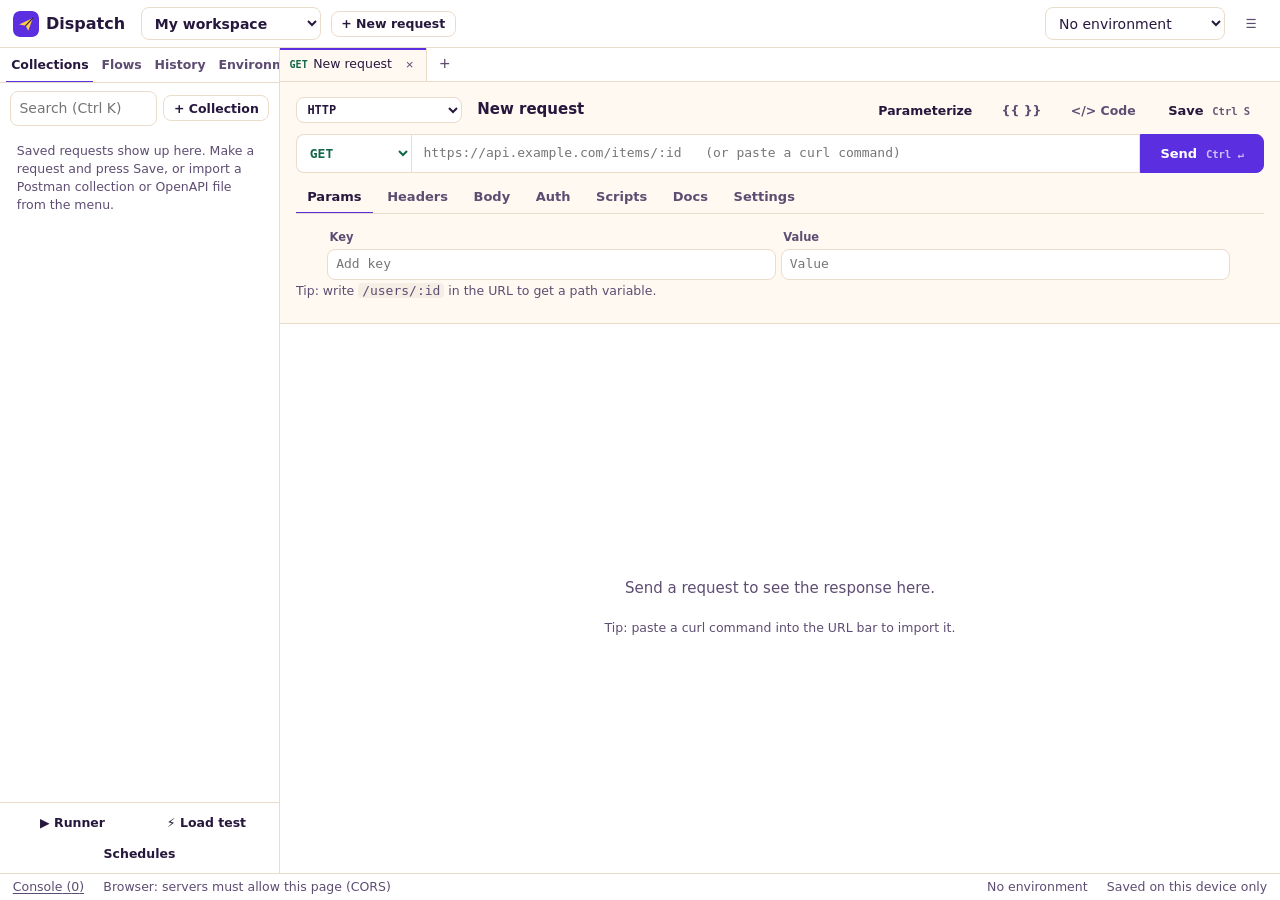
<file: app/index.html>
<!doctype html>
<html lang="en">
  <head>
    <meta charset="UTF-8" />
    <meta name="viewport" content="width=device-width, initial-scale=1" />
    <meta name="color-scheme" content="light dark" />
    <link rel="icon" href="./icon.svg" type="image/svg+xml" />
    <title>Dispatch</title>
    <script type="module" crossorigin src="./assets/index-fs5F-V4j.js"></script>
    <link rel="stylesheet" crossorigin href="./assets/index-ulniL-v8.css">
  </head>
  <body>
    <div id="root"></div>
  </body>
</html>
</file>
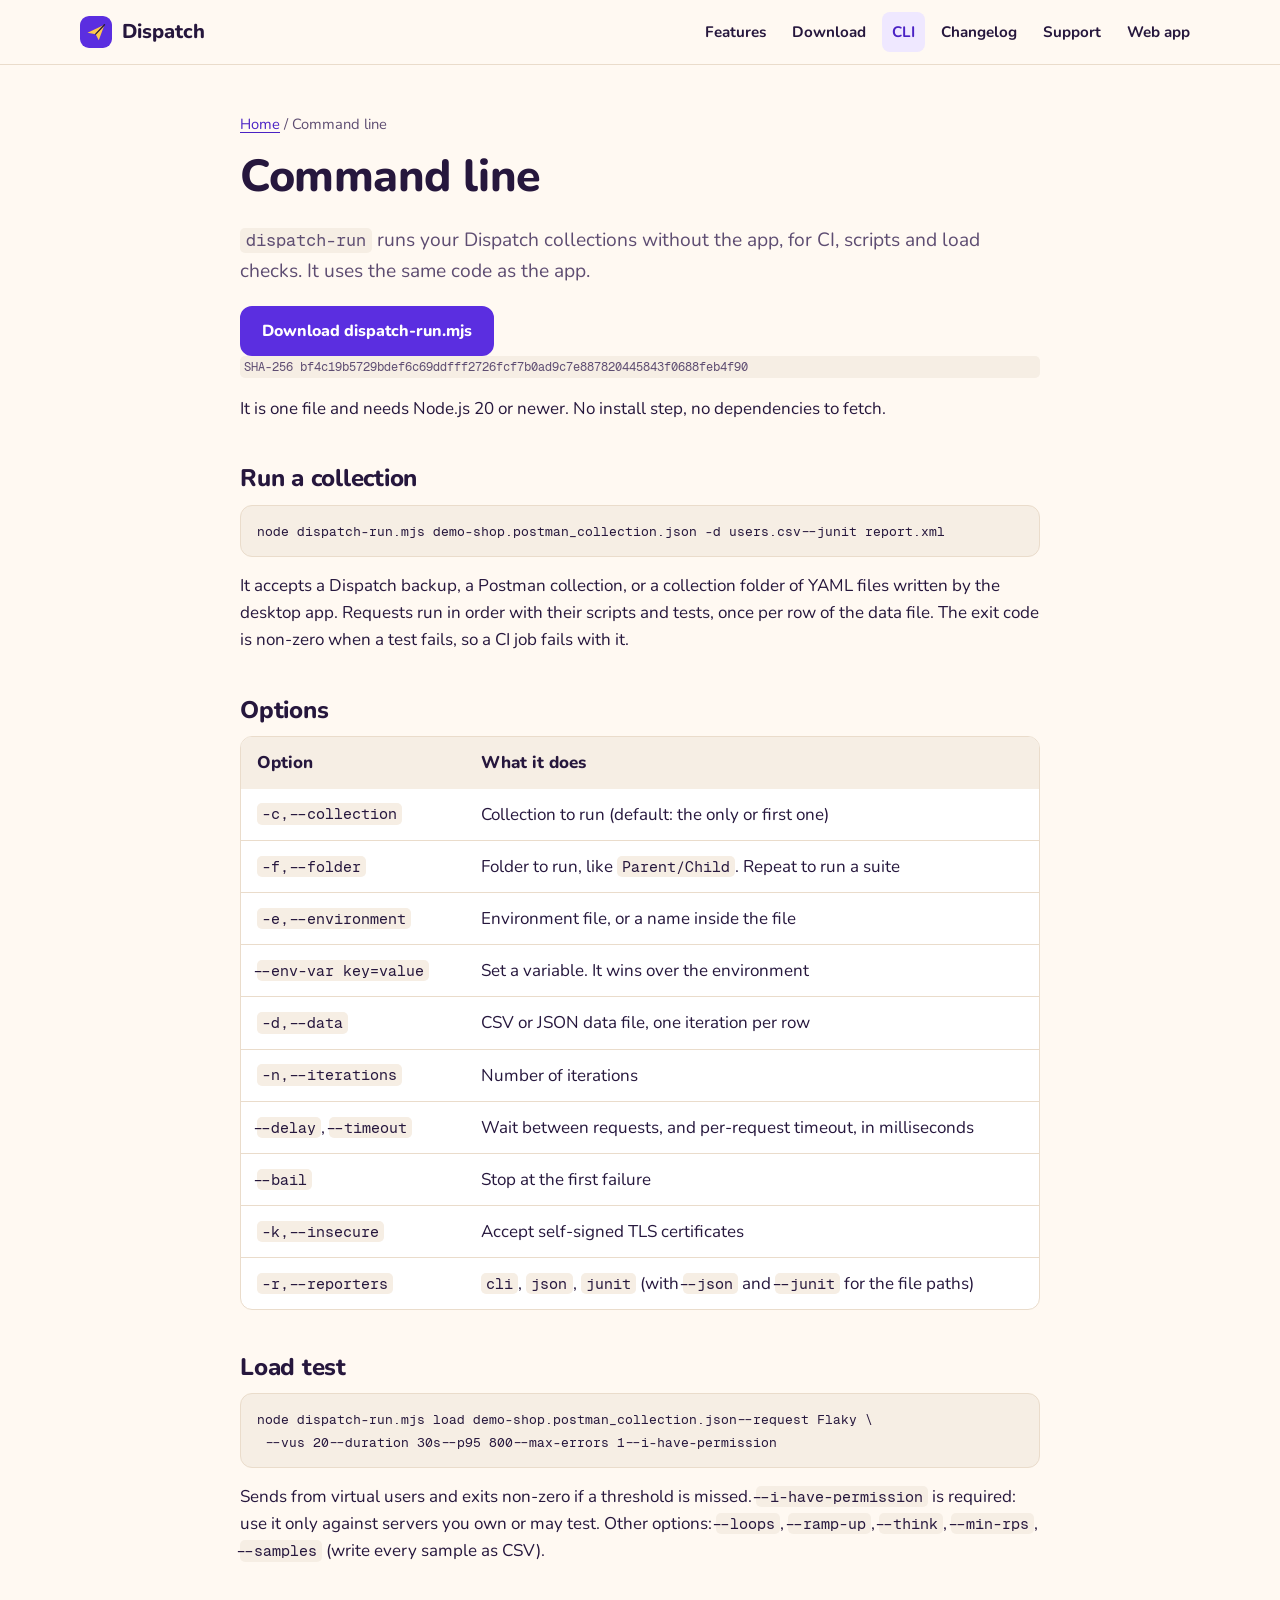
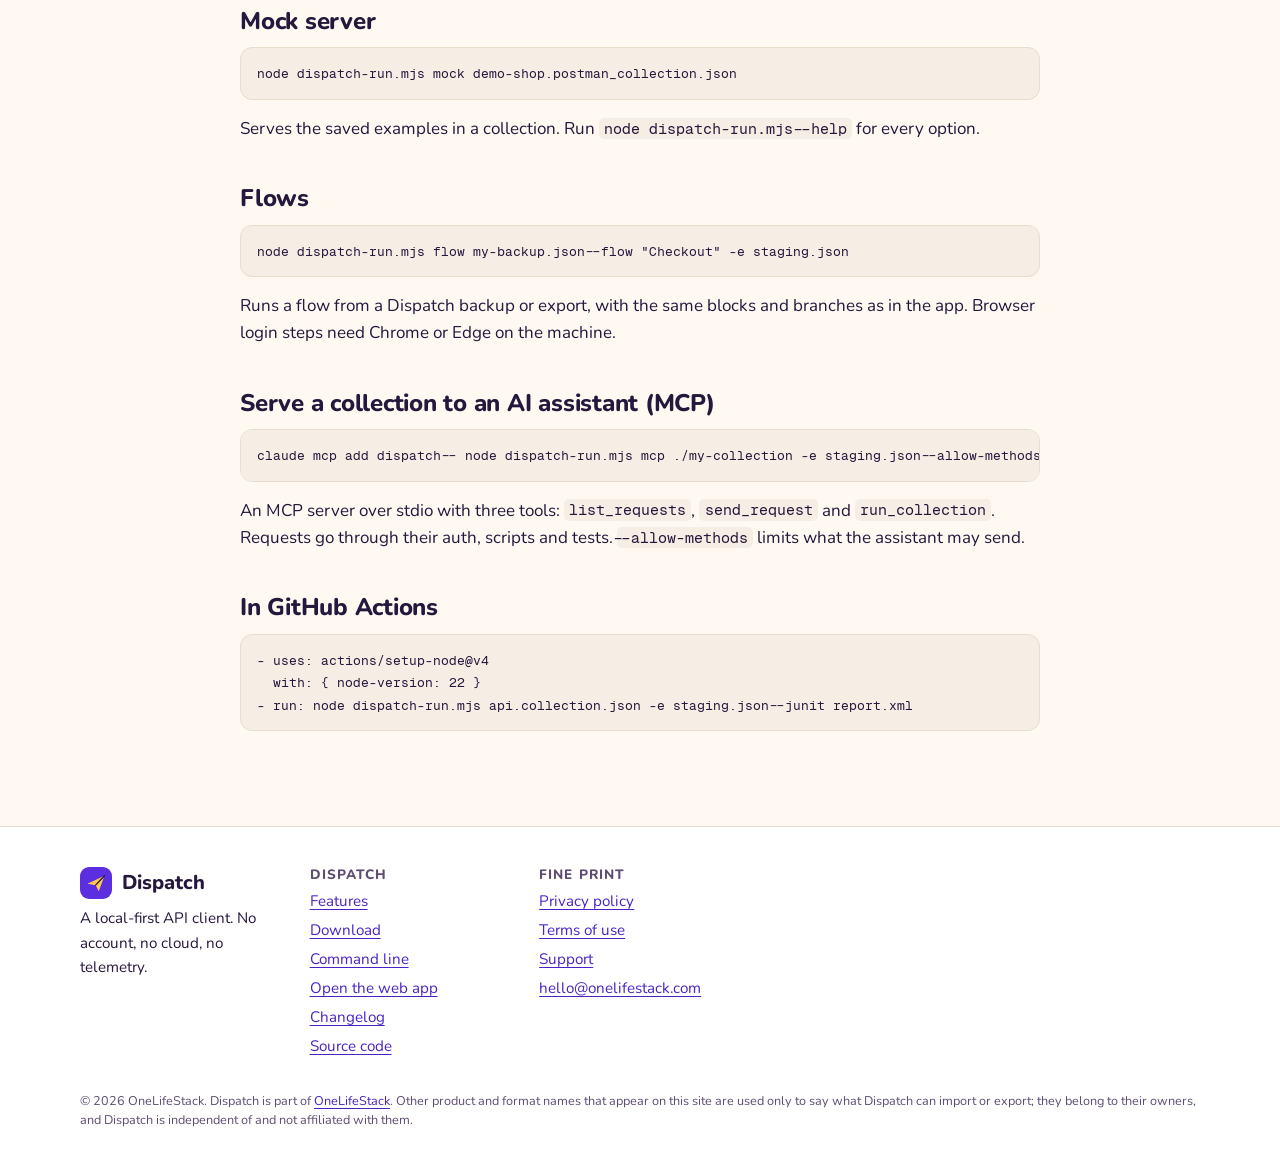
<file: cli/index.html>
<!doctype html>
<html lang="en"><head><meta charset="utf-8">
<meta name="viewport" content="width=device-width, initial-scale=1">
<title>Command line | Dispatch</title>
<meta name="description" content="dispatch-run runs Dispatch collections, load tests and mock servers from the command line and in CI.">
<meta name="color-scheme" content="light dark">
<meta name="theme-color" content="#FFF9F2" media="(prefers-color-scheme: light)"><meta name="theme-color" content="#1A1226" media="(prefers-color-scheme: dark)">
<meta http-equiv="Content-Security-Policy" content="default-src 'self'; script-src 'self'; img-src 'self' data:; style-src 'self'; font-src 'self'; base-uri 'self'; form-action 'none'">
<link rel="canonical" href="https://dispatch.onelifestack.com/cli/">
<link rel="manifest" href="/site.webmanifest">
<link rel="icon" href="/assets/icon.svg" type="image/svg+xml"><link rel="icon" href="/assets/icon-32.png" sizes="32x32" type="image/png"><link rel="apple-touch-icon" href="/assets/icon-180.png">
<link rel="preload" href="/assets/fonts/nunito-400.woff2" as="font" type="font/woff2" crossorigin><link rel="preload" href="/assets/fonts/nunito-800.woff2" as="font" type="font/woff2" crossorigin>
<meta property="og:type" content="website"><meta property="og:site_name" content="Dispatch"><meta property="og:title" content="Command line | Dispatch">
<meta property="og:description" content="dispatch-run runs Dispatch collections, load tests and mock servers from the command line and in CI."><meta property="og:url" content="https://dispatch.onelifestack.com/cli/"><meta property="og:image" content="https://dispatch.onelifestack.com/assets/og.png">
<meta name="twitter:card" content="summary_large_image">
<link rel="stylesheet" href="/assets/site.css">
<script src="/assets/site.js" defer></script>
</head><body>
<a class="skip" href="#main">Skip to content</a>
<header class="site"><div class="wrap"><a class="brand" href="/"><img src="/assets/icon-32.png" width="32" height="32" alt="">Dispatch</a>
<nav class="main" aria-label="Main"><a href="/#features">Features</a><a href="/download/">Download</a><a href="/cli/" aria-current="page">CLI</a><a href="/changelog/">Changelog</a><a href="/support/">Support</a><a href="/app/">Web app</a></nav></div></header>
<main id="main">
<div class="article"><div class="wrap"><p class="crumbs"><a href="/">Home</a> / Command line</p><h1>Command line</h1>
<p class="lead"><code>dispatch-run</code> runs your Dispatch collections without the app, for CI, scripts and load checks. It uses the same code as the app.</p>
<p><a class="btn primary" href="/downloads/dispatch-run.mjs" download>Download dispatch-run.mjs</a><code class="hash">SHA-256 bf4c19b5729bdef6c69ddfff2726fcf7b0ad9c7e887820445843f0688feb4f90</code></p>
<p>It is one file and needs Node.js 20 or newer. No install step, no dependencies to fetch.</p>
<h2>Run a collection</h2>
<pre><code>node dispatch-run.mjs demo-shop.postman_collection.json -d users.csv --junit report.xml</code></pre>
<p>It accepts a Dispatch backup, a Postman collection, or a collection folder of YAML files written by the desktop app. Requests run in order with their scripts and tests, once per row of the data file. The exit code is non-zero when a test fails, so a CI job fails with it.</p>
<h2>Options</h2>
<div class="table-wrap"><table><thead><tr><th scope="col">Option</th><th scope="col">What it does</th></tr></thead><tbody>
<tr><td><code>-c, --collection</code></td><td>Collection to run (default: the only or first one)</td></tr>
<tr><td><code>-f, --folder</code></td><td>Folder to run, like <code>Parent/Child</code>. Repeat to run a suite</td></tr>
<tr><td><code>-e, --environment</code></td><td>Environment file, or a name inside the file</td></tr>
<tr><td><code>--env-var key=value</code></td><td>Set a variable. It wins over the environment</td></tr>
<tr><td><code>-d, --data</code></td><td>CSV or JSON data file, one iteration per row</td></tr>
<tr><td><code>-n, --iterations</code></td><td>Number of iterations</td></tr>
<tr><td><code>--delay</code>, <code>--timeout</code></td><td>Wait between requests, and per-request timeout, in milliseconds</td></tr>
<tr><td><code>--bail</code></td><td>Stop at the first failure</td></tr>
<tr><td><code>-k, --insecure</code></td><td>Accept self-signed TLS certificates</td></tr>
<tr><td><code>-r, --reporters</code></td><td><code>cli</code>, <code>json</code>, <code>junit</code> (with <code>--json</code> and <code>--junit</code> for the file paths)</td></tr>
</tbody></table></div>
<h2>Load test</h2>
<pre><code>node dispatch-run.mjs load demo-shop.postman_collection.json --request Flaky \
  --vus 20 --duration 30s --p95 800 --max-errors 1 --i-have-permission</code></pre>
<p>Sends from virtual users and exits non-zero if a threshold is missed. <code>--i-have-permission</code> is required: use it only against servers you own or may test. Other options: <code>--loops</code>, <code>--ramp-up</code>, <code>--think</code>, <code>--min-rps</code>, <code>--samples</code> (write every sample as CSV).</p>
<h2>Mock server</h2>
<pre><code>node dispatch-run.mjs mock demo-shop.postman_collection.json</code></pre>
<p>Serves the saved examples in a collection. Run <code>node dispatch-run.mjs --help</code> for every option.</p>
<h2>Flows</h2>
<pre><code>node dispatch-run.mjs flow my-backup.json --flow "Checkout" -e staging.json</code></pre>
<p>Runs a flow from a Dispatch backup or export, with the same blocks and branches as in the app. Browser login steps need Chrome or Edge on the machine.</p>
<h2>Serve a collection to an AI assistant (MCP)</h2>
<pre><code>claude mcp add dispatch -- node dispatch-run.mjs mcp ./my-collection -e staging.json --allow-methods GET,HEAD</code></pre>
<p>An MCP server over stdio with three tools: <code>list_requests</code>, <code>send_request</code> and <code>run_collection</code>. Requests go through their auth, scripts and tests. <code>--allow-methods</code> limits what the assistant may send.</p>
<h2>In GitHub Actions</h2>
<pre><code>- uses: actions/setup-node@v4
  with: { node-version: 22 }
- run: node dispatch-run.mjs api.collection.json -e staging.json --junit report.xml</code></pre></div></div>
</main>
<footer class="site"><div class="wrap">
<div><a class="brand" href="/"><img src="/assets/icon-32.png" width="32" height="32" alt="">Dispatch</a>
<p>A local-first API client. No account, no cloud, no telemetry.</p></div>
<div><h2>Dispatch</h2><ul><li><a href="/#features">Features</a></li><li><a href="/download/">Download</a></li><li><a href="/cli/">Command line</a></li><li><a href="/app/">Open the web app</a></li><li><a href="/changelog/">Changelog</a></li><li><a href="https://github.com/onelifestack/onelifestack-dispatch">Source code</a></li></ul></div>
<div><h2>Fine print</h2><ul><li><a href="/privacy/">Privacy policy</a></li><li><a href="/terms/">Terms of use</a></li><li><a href="/support/">Support</a></li><li><a href="mailto:hello@onelifestack.com">hello@onelifestack.com</a></li></ul></div>
<small>&copy; 2026 OneLifeStack. Dispatch is part of <a href="https://onelifestack.com">OneLifeStack</a>. Other product and format names that appear on this site are used only to say what Dispatch can import or export; they belong to their owners, and Dispatch is independent of and not affiliated with them.</small>
</div></footer></body></html>
</file>
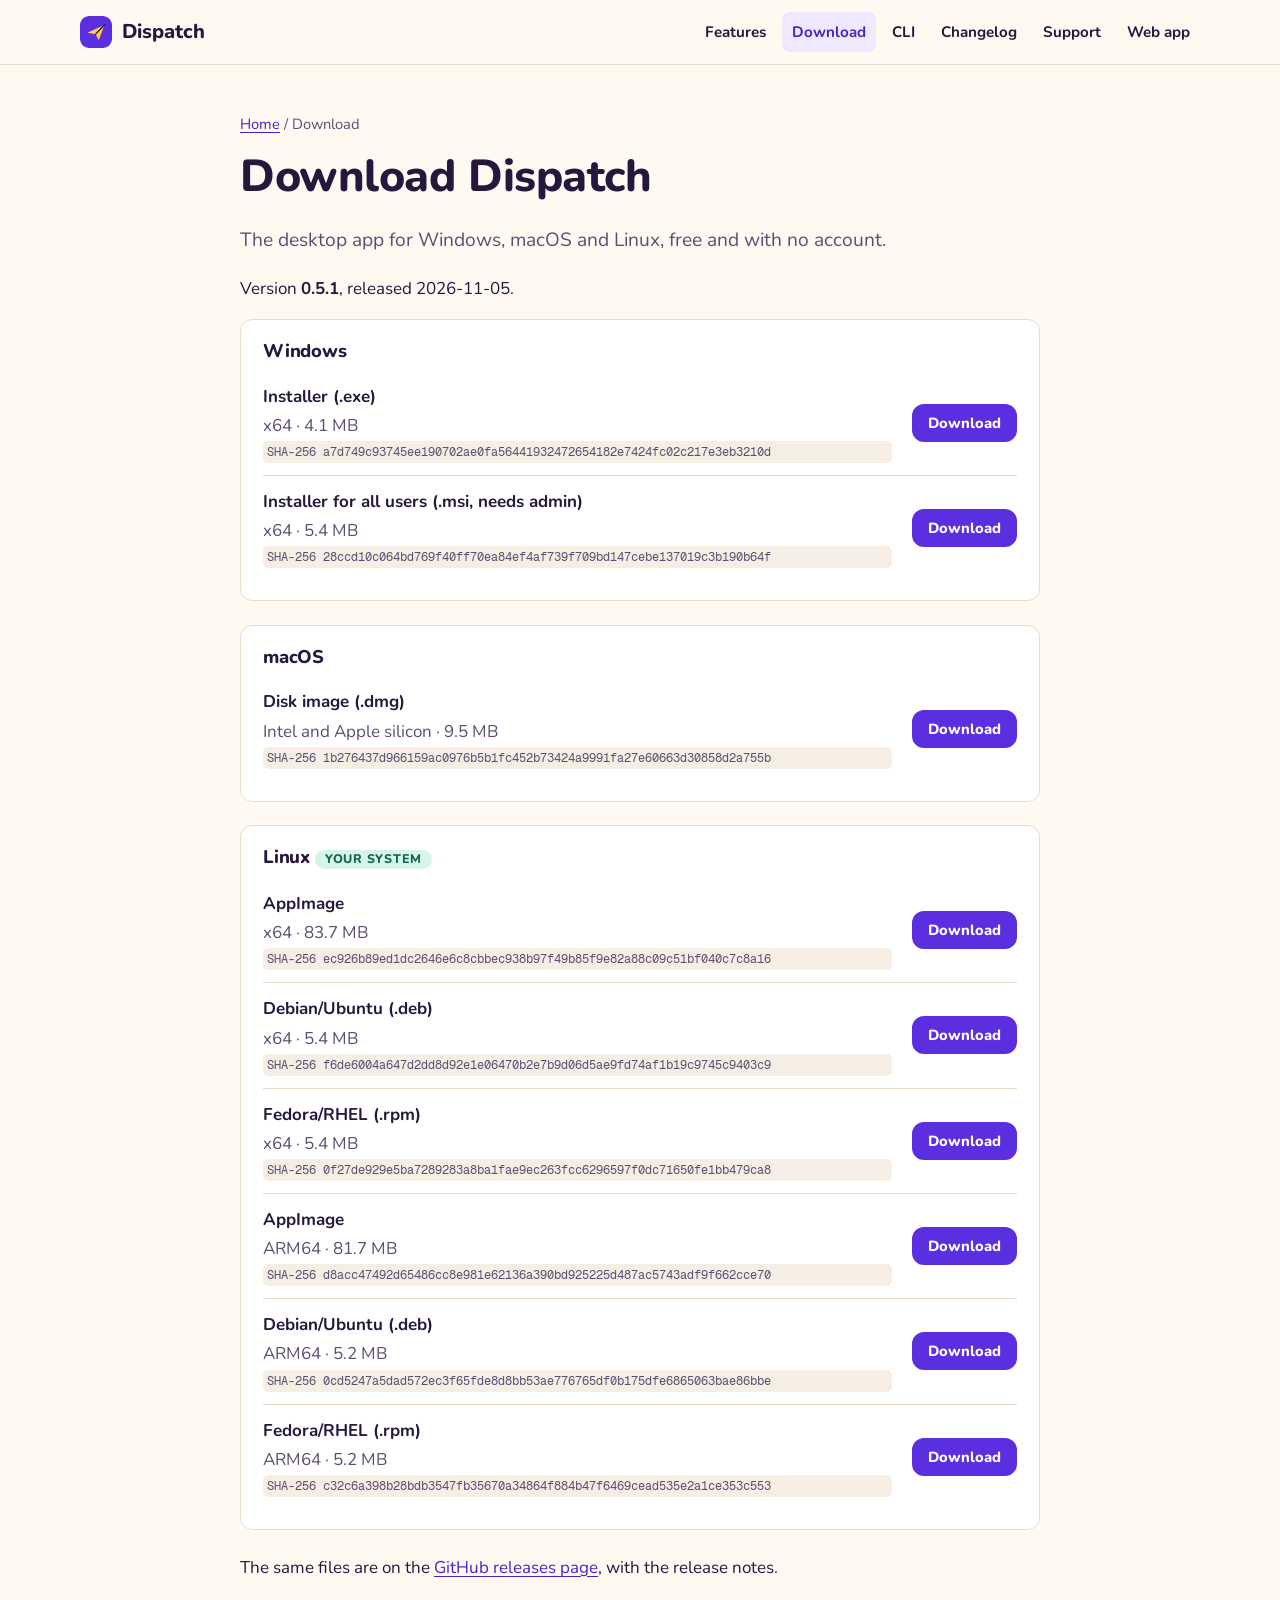
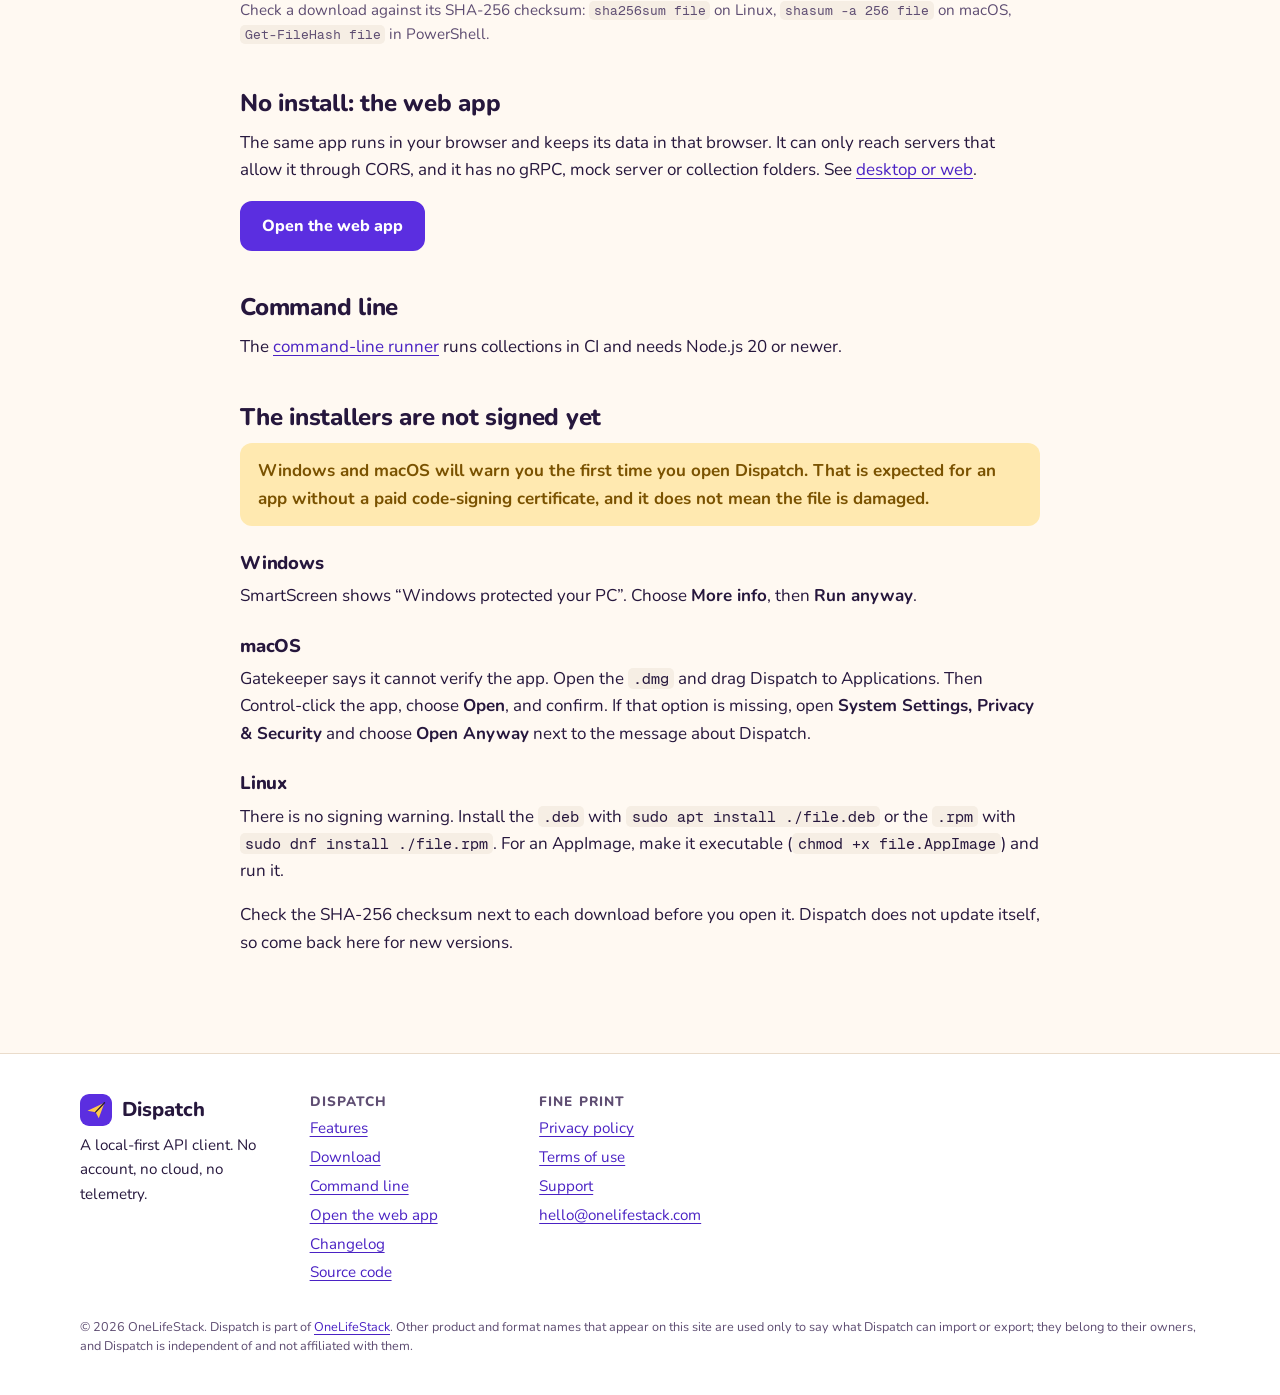
<file: download/index.html>
<!doctype html>
<html lang="en"><head><meta charset="utf-8">
<meta name="viewport" content="width=device-width, initial-scale=1">
<title>Download | Dispatch</title>
<meta name="description" content="Download Dispatch for Windows, macOS and Linux, open the web app, or get the command-line runner.">
<meta name="color-scheme" content="light dark">
<meta name="theme-color" content="#FFF9F2" media="(prefers-color-scheme: light)"><meta name="theme-color" content="#1A1226" media="(prefers-color-scheme: dark)">
<meta http-equiv="Content-Security-Policy" content="default-src 'self'; script-src 'self'; img-src 'self' data:; style-src 'self'; font-src 'self'; base-uri 'self'; form-action 'none'">
<link rel="canonical" href="https://dispatch.onelifestack.com/download/">
<link rel="manifest" href="/site.webmanifest">
<link rel="icon" href="/assets/icon.svg" type="image/svg+xml"><link rel="icon" href="/assets/icon-32.png" sizes="32x32" type="image/png"><link rel="apple-touch-icon" href="/assets/icon-180.png">
<link rel="preload" href="/assets/fonts/nunito-400.woff2" as="font" type="font/woff2" crossorigin><link rel="preload" href="/assets/fonts/nunito-800.woff2" as="font" type="font/woff2" crossorigin>
<meta property="og:type" content="website"><meta property="og:site_name" content="Dispatch"><meta property="og:title" content="Download | Dispatch">
<meta property="og:description" content="Download Dispatch for Windows, macOS and Linux, open the web app, or get the command-line runner."><meta property="og:url" content="https://dispatch.onelifestack.com/download/"><meta property="og:image" content="https://dispatch.onelifestack.com/assets/og.png">
<meta name="twitter:card" content="summary_large_image">
<link rel="stylesheet" href="/assets/site.css">
<script src="/assets/site.js" defer></script>
</head><body>
<a class="skip" href="#main">Skip to content</a>
<header class="site"><div class="wrap"><a class="brand" href="/"><img src="/assets/icon-32.png" width="32" height="32" alt="">Dispatch</a>
<nav class="main" aria-label="Main"><a href="/#features">Features</a><a href="/download/" aria-current="page">Download</a><a href="/cli/">CLI</a><a href="/changelog/">Changelog</a><a href="/support/">Support</a><a href="/app/">Web app</a></nav></div></header>
<main id="main">
<div class="article"><div class="wrap"><p class="crumbs"><a href="/">Home</a> / Download</p><h1>Download Dispatch</h1>
<p class="lead">The desktop app for Windows, macOS and Linux, free and with no account.</p>
<p>Version <strong>0.5.1</strong>, released 2026-11-05.</p><div class="panel" data-os="windows"><h3>Windows</h3><ul class="dl"><li><div class="dl-main"><strong>Installer (.exe)</strong><span class="muted">x64 &middot; 4.1 MB</span><code class="hash">SHA-256 a7d749c93745ee190702ae0fa56441932472654182e7424fc02c217e3eb3210d</code></div><a class="btn small primary" href="https://github.com/onelifestack/onelifestack-dispatch/releases/download/v0.5.1/Dispatch_0.5.1_x64-setup.exe" download>Download</a></li><li><div class="dl-main"><strong>Installer for all users (.msi, needs admin)</strong><span class="muted">x64 &middot; 5.4 MB</span><code class="hash">SHA-256 28ccd10c064bd769f40ff70ea84ef4af739f709bd147cebe137019c3b190b64f</code></div><a class="btn small primary" href="https://github.com/onelifestack/onelifestack-dispatch/releases/download/v0.5.1/Dispatch_0.5.1_x64_en-US.msi" download>Download</a></li></ul></div><div class="panel" data-os="macos"><h3>macOS</h3><ul class="dl"><li><div class="dl-main"><strong>Disk image (.dmg)</strong><span class="muted">Intel and Apple silicon &middot; 9.5 MB</span><code class="hash">SHA-256 1b276437d966159ac0976b5b1fc452b73424a9991fa27e60663d30858d2a755b</code></div><a class="btn small primary" href="https://github.com/onelifestack/onelifestack-dispatch/releases/download/v0.5.1/Dispatch_0.5.1_universal.dmg" download>Download</a></li></ul></div><div class="panel" data-os="linux"><h3>Linux</h3><ul class="dl"><li><div class="dl-main"><strong>AppImage</strong><span class="muted">x64 &middot; 83.7 MB</span><code class="hash">SHA-256 ec926b89ed1dc2646e6c8cbbec938b97f49b85f9e82a88c09c51bf040c7c8a16</code></div><a class="btn small primary" href="https://github.com/onelifestack/onelifestack-dispatch/releases/download/v0.5.1/Dispatch_0.5.1_amd64.AppImage" download>Download</a></li><li><div class="dl-main"><strong>Debian/Ubuntu (.deb)</strong><span class="muted">x64 &middot; 5.4 MB</span><code class="hash">SHA-256 f6de6004a647d2dd8d92e1e06470b2e7b9d06d5ae9fd74af1b19c9745c9403c9</code></div><a class="btn small primary" href="https://github.com/onelifestack/onelifestack-dispatch/releases/download/v0.5.1/Dispatch_0.5.1_amd64.deb" download>Download</a></li><li><div class="dl-main"><strong>Fedora/RHEL (.rpm)</strong><span class="muted">x64 &middot; 5.4 MB</span><code class="hash">SHA-256 0f27de929e5ba7289283a8ba1fae9ec263fcc6296597f0dc71650fe1bb479ca8</code></div><a class="btn small primary" href="https://github.com/onelifestack/onelifestack-dispatch/releases/download/v0.5.1/Dispatch-0.5.1-1.x86_64.rpm" download>Download</a></li><li><div class="dl-main"><strong>AppImage</strong><span class="muted">ARM64 &middot; 81.7 MB</span><code class="hash">SHA-256 d8acc47492d65486cc8e981e62136a390bd925225d487ac5743adf9f662cce70</code></div><a class="btn small primary" href="https://github.com/onelifestack/onelifestack-dispatch/releases/download/v0.5.1/Dispatch_0.5.1_aarch64.AppImage" download>Download</a></li><li><div class="dl-main"><strong>Debian/Ubuntu (.deb)</strong><span class="muted">ARM64 &middot; 5.2 MB</span><code class="hash">SHA-256 0cd5247a5dad572ec3f65fde8d8bb53ae776765df0b175dfe6865063bae86bbe</code></div><a class="btn small primary" href="https://github.com/onelifestack/onelifestack-dispatch/releases/download/v0.5.1/Dispatch_0.5.1_arm64.deb" download>Download</a></li><li><div class="dl-main"><strong>Fedora/RHEL (.rpm)</strong><span class="muted">ARM64 &middot; 5.2 MB</span><code class="hash">SHA-256 c32c6a398b28bdb3547fb35670a34864f884b47f6469cead535e2a1ce353c553</code></div><a class="btn small primary" href="https://github.com/onelifestack/onelifestack-dispatch/releases/download/v0.5.1/Dispatch-0.5.1-1.aarch64.rpm" download>Download</a></li></ul></div><p>The same files are on the <a href="https://github.com/onelifestack/onelifestack-dispatch/releases">GitHub releases page</a>, with the release notes.</p><p class="note">Check a download against its SHA-256 checksum: <code>sha256sum file</code> on Linux, <code>shasum -a 256 file</code> on macOS, <code>Get-FileHash file</code> in PowerShell.</p>
<h2>No install: the web app</h2><p>The same app runs in your browser and keeps its data in that browser. It can only reach servers that allow it through CORS, and it has no gRPC, mock server or collection folders. See <a href="/#compare">desktop or web</a>.</p><p><a class="btn primary" href="/app/">Open the web app</a></p>
<h2>Command line</h2><p>The <a href="/cli/">command-line runner</a> runs collections in CI and needs Node.js 20 or newer.</p>
<h2 id="unsigned">The installers are not signed yet</h2>
<div class="callout">Windows and macOS will warn you the first time you open Dispatch. That is expected for an app without a paid code-signing certificate, and it does not mean the file is damaged.</div>
<h3>Windows</h3><p>SmartScreen shows &ldquo;Windows protected your PC&rdquo;. Choose <strong>More info</strong>, then <strong>Run anyway</strong>.</p>
<h3>macOS</h3><p>Gatekeeper says it cannot verify the app. Open the <code>.dmg</code> and drag Dispatch to Applications. Then Control-click the app, choose <strong>Open</strong>, and confirm. If that option is missing, open <strong>System Settings, Privacy &amp; Security</strong> and choose <strong>Open Anyway</strong> next to the message about Dispatch.</p>
<h3>Linux</h3><p>There is no signing warning. Install the <code>.deb</code> with <code>sudo apt install ./file.deb</code> or the <code>.rpm</code> with <code>sudo dnf install ./file.rpm</code>. For an AppImage, make it executable (<code>chmod +x file.AppImage</code>) and run it.</p>
<p>Check the SHA-256 checksum next to each download before you open it. Dispatch does not update itself, so come back here for new versions.</p></div></div>
</main>
<footer class="site"><div class="wrap">
<div><a class="brand" href="/"><img src="/assets/icon-32.png" width="32" height="32" alt="">Dispatch</a>
<p>A local-first API client. No account, no cloud, no telemetry.</p></div>
<div><h2>Dispatch</h2><ul><li><a href="/#features">Features</a></li><li><a href="/download/">Download</a></li><li><a href="/cli/">Command line</a></li><li><a href="/app/">Open the web app</a></li><li><a href="/changelog/">Changelog</a></li><li><a href="https://github.com/onelifestack/onelifestack-dispatch">Source code</a></li></ul></div>
<div><h2>Fine print</h2><ul><li><a href="/privacy/">Privacy policy</a></li><li><a href="/terms/">Terms of use</a></li><li><a href="/support/">Support</a></li><li><a href="mailto:hello@onelifestack.com">hello@onelifestack.com</a></li></ul></div>
<small>&copy; 2026 OneLifeStack. Dispatch is part of <a href="https://onelifestack.com">OneLifeStack</a>. Other product and format names that appear on this site are used only to say what Dispatch can import or export; they belong to their owners, and Dispatch is independent of and not affiliated with them.</small>
</div></footer></body></html>
</file>
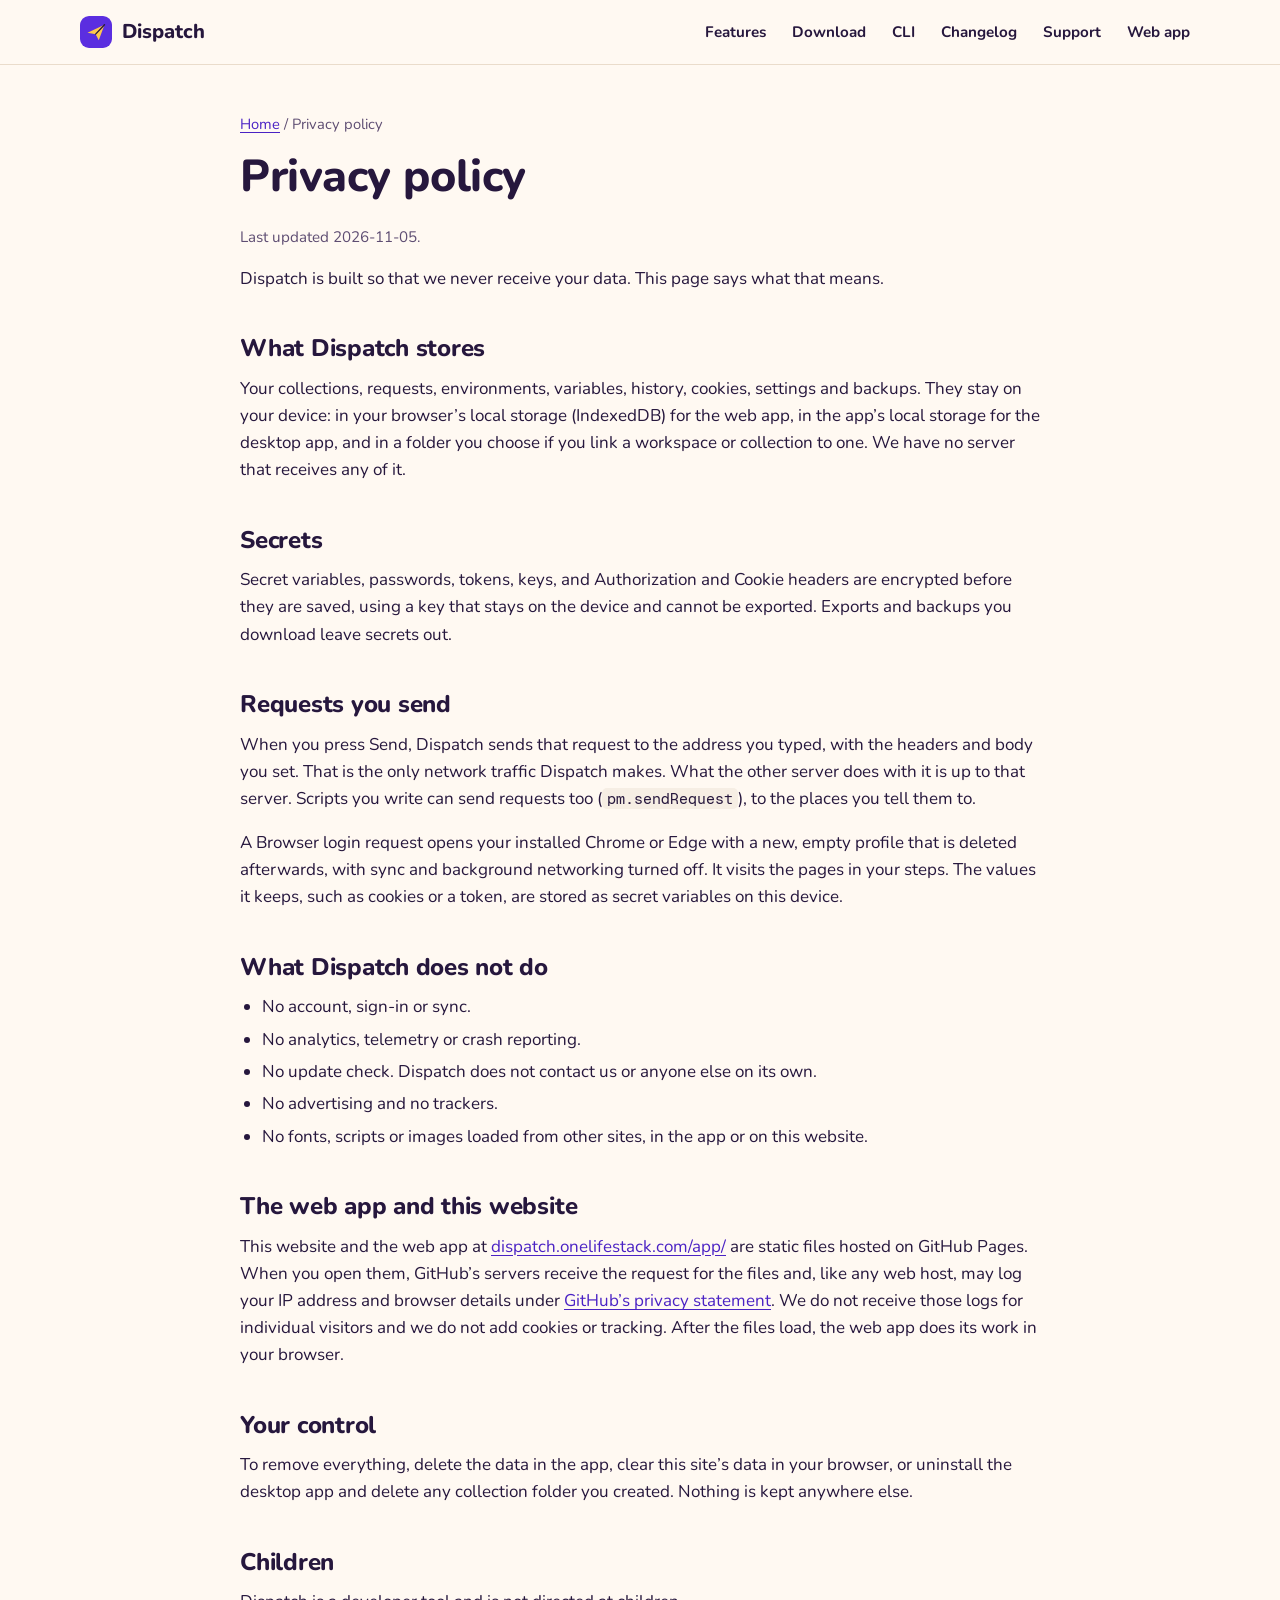
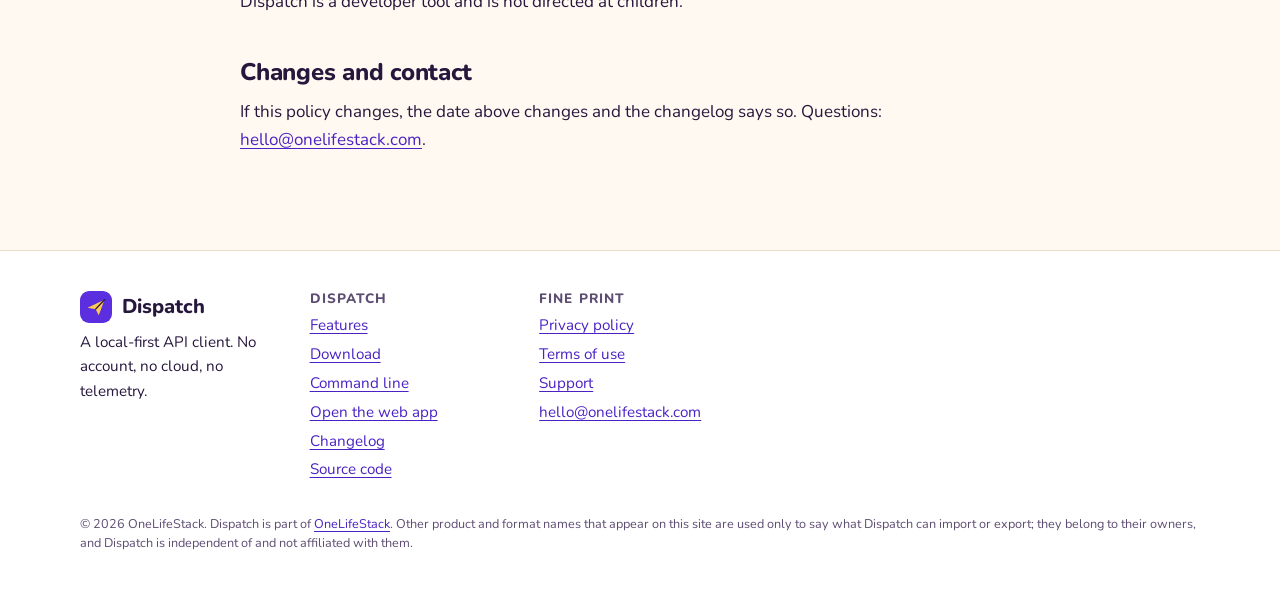
<file: privacy/index.html>
<!doctype html>
<html lang="en"><head><meta charset="utf-8">
<meta name="viewport" content="width=device-width, initial-scale=1">
<title>Privacy policy | Dispatch</title>
<meta name="description" content="Dispatch keeps your data on your device and sends nothing to us. Read the privacy policy in plain words.">
<meta name="color-scheme" content="light dark">
<meta name="theme-color" content="#FFF9F2" media="(prefers-color-scheme: light)"><meta name="theme-color" content="#1A1226" media="(prefers-color-scheme: dark)">
<meta http-equiv="Content-Security-Policy" content="default-src 'self'; script-src 'self'; img-src 'self' data:; style-src 'self'; font-src 'self'; base-uri 'self'; form-action 'none'">
<link rel="canonical" href="https://dispatch.onelifestack.com/privacy/">
<link rel="manifest" href="/site.webmanifest">
<link rel="icon" href="/assets/icon.svg" type="image/svg+xml"><link rel="icon" href="/assets/icon-32.png" sizes="32x32" type="image/png"><link rel="apple-touch-icon" href="/assets/icon-180.png">
<link rel="preload" href="/assets/fonts/nunito-400.woff2" as="font" type="font/woff2" crossorigin><link rel="preload" href="/assets/fonts/nunito-800.woff2" as="font" type="font/woff2" crossorigin>
<meta property="og:type" content="website"><meta property="og:site_name" content="Dispatch"><meta property="og:title" content="Privacy policy | Dispatch">
<meta property="og:description" content="Dispatch keeps your data on your device and sends nothing to us. Read the privacy policy in plain words."><meta property="og:url" content="https://dispatch.onelifestack.com/privacy/"><meta property="og:image" content="https://dispatch.onelifestack.com/assets/og.png">
<meta name="twitter:card" content="summary_large_image">
<link rel="stylesheet" href="/assets/site.css">
<script src="/assets/site.js" defer></script>
</head><body>
<a class="skip" href="#main">Skip to content</a>
<header class="site"><div class="wrap"><a class="brand" href="/"><img src="/assets/icon-32.png" width="32" height="32" alt="">Dispatch</a>
<nav class="main" aria-label="Main"><a href="/#features">Features</a><a href="/download/">Download</a><a href="/cli/">CLI</a><a href="/changelog/">Changelog</a><a href="/support/">Support</a><a href="/app/">Web app</a></nav></div></header>
<main id="main">
<div class="article"><div class="wrap"><p class="crumbs"><a href="/">Home</a> / Privacy policy</p><h1>Privacy policy</h1><p class="updated">Last updated 2026-11-05.</p>
<p>Dispatch is built so that we never receive your data. This page says what that means.</p>
<h2>What Dispatch stores</h2>
<p>Your collections, requests, environments, variables, history, cookies, settings and backups. They stay on your device: in your browser&rsquo;s local storage (IndexedDB) for the web app, in the app&rsquo;s local storage for the desktop app, and in a folder you choose if you link a workspace or collection to one. We have no server that receives any of it.</p>
<h2>Secrets</h2>
<p>Secret variables, passwords, tokens, keys, and Authorization and Cookie headers are encrypted before they are saved, using a key that stays on the device and cannot be exported. Exports and backups you download leave secrets out.</p>
<h2>Requests you send</h2>
<p>When you press Send, Dispatch sends that request to the address you typed, with the headers and body you set. That is the only network traffic Dispatch makes. What the other server does with it is up to that server. Scripts you write can send requests too (<code>pm.sendRequest</code>), to the places you tell them to.</p>
<p>A Browser login request opens your installed Chrome or Edge with a new, empty profile that is deleted afterwards, with sync and background networking turned off. It visits the pages in your steps. The values it keeps, such as cookies or a token, are stored as secret variables on this device.</p>
<h2>What Dispatch does not do</h2>
<ul><li>No account, sign-in or sync.</li><li>No analytics, telemetry or crash reporting.</li><li>No update check. Dispatch does not contact us or anyone else on its own.</li><li>No advertising and no trackers.</li><li>No fonts, scripts or images loaded from other sites, in the app or on this website.</li></ul>
<h2>The web app and this website</h2>
<p>This website and the web app at <a href="/app/">dispatch.onelifestack.com/app/</a> are static files hosted on GitHub Pages. When you open them, GitHub&rsquo;s servers receive the request for the files and, like any web host, may log your IP address and browser details under <a href="https://docs.github.com/en/site-policy/privacy-policies/github-general-privacy-statement">GitHub&rsquo;s privacy statement</a>. We do not receive those logs for individual visitors and we do not add cookies or tracking. After the files load, the web app does its work in your browser.</p>
<h2>Your control</h2>
<p>To remove everything, delete the data in the app, clear this site&rsquo;s data in your browser, or uninstall the desktop app and delete any collection folder you created. Nothing is kept anywhere else.</p>
<h2>Children</h2><p>Dispatch is a developer tool and is not directed at children.</p>
<h2>Changes and contact</h2>
<p>If this policy changes, the date above changes and the changelog says so. Questions: <a href="mailto:hello@onelifestack.com">hello@onelifestack.com</a>.</p></div></div>
</main>
<footer class="site"><div class="wrap">
<div><a class="brand" href="/"><img src="/assets/icon-32.png" width="32" height="32" alt="">Dispatch</a>
<p>A local-first API client. No account, no cloud, no telemetry.</p></div>
<div><h2>Dispatch</h2><ul><li><a href="/#features">Features</a></li><li><a href="/download/">Download</a></li><li><a href="/cli/">Command line</a></li><li><a href="/app/">Open the web app</a></li><li><a href="/changelog/">Changelog</a></li><li><a href="https://github.com/onelifestack/onelifestack-dispatch">Source code</a></li></ul></div>
<div><h2>Fine print</h2><ul><li><a href="/privacy/">Privacy policy</a></li><li><a href="/terms/">Terms of use</a></li><li><a href="/support/">Support</a></li><li><a href="mailto:hello@onelifestack.com">hello@onelifestack.com</a></li></ul></div>
<small>&copy; 2026 OneLifeStack. Dispatch is part of <a href="https://onelifestack.com">OneLifeStack</a>. Other product and format names that appear on this site are used only to say what Dispatch can import or export; they belong to their owners, and Dispatch is independent of and not affiliated with them.</small>
</div></footer></body></html>
</file>
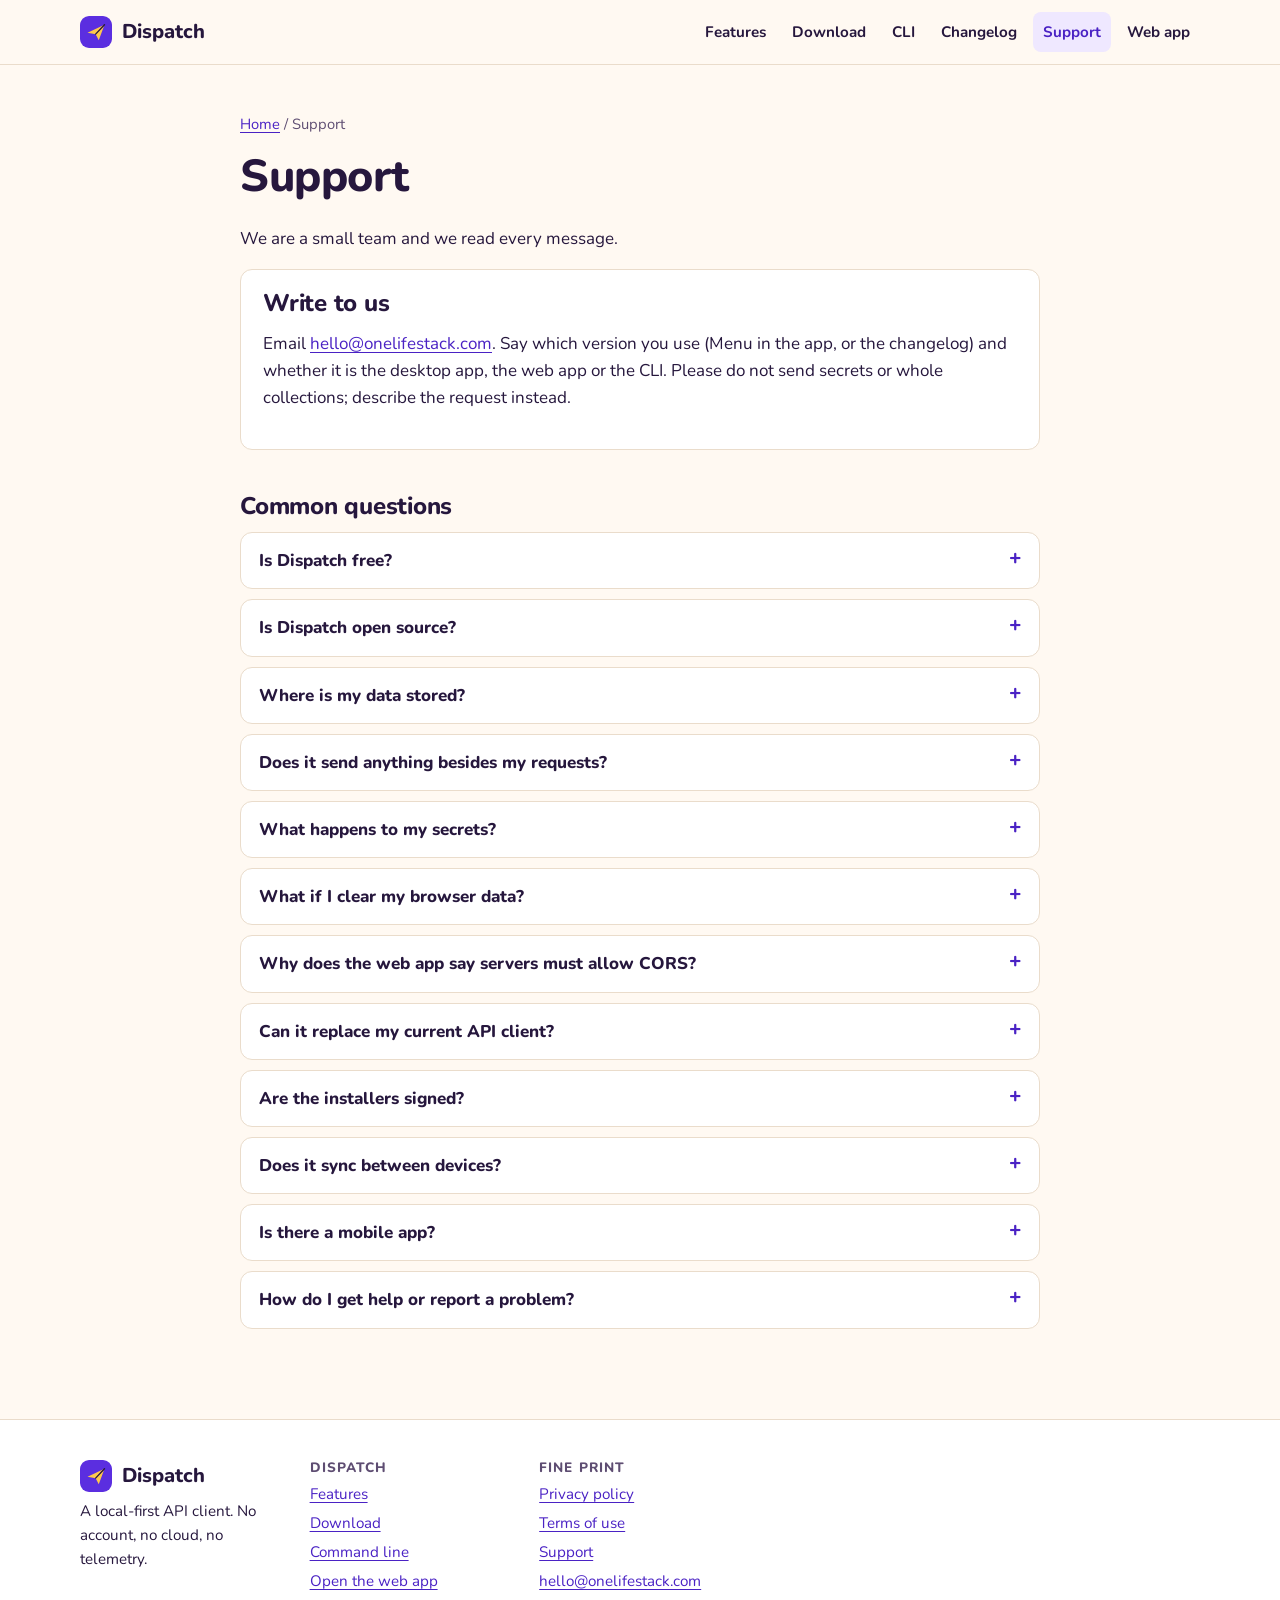
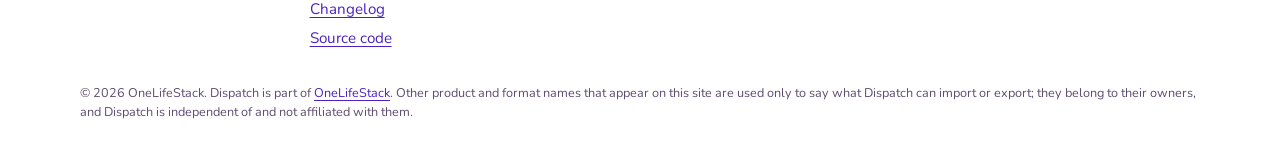
<file: support/index.html>
<!doctype html>
<html lang="en"><head><meta charset="utf-8">
<meta name="viewport" content="width=device-width, initial-scale=1">
<title>Support | Dispatch</title>
<meta name="description" content="Get help with Dispatch.">
<meta name="color-scheme" content="light dark">
<meta name="theme-color" content="#FFF9F2" media="(prefers-color-scheme: light)"><meta name="theme-color" content="#1A1226" media="(prefers-color-scheme: dark)">
<meta http-equiv="Content-Security-Policy" content="default-src 'self'; script-src 'self'; img-src 'self' data:; style-src 'self'; font-src 'self'; base-uri 'self'; form-action 'none'">
<link rel="canonical" href="https://dispatch.onelifestack.com/support/">
<link rel="manifest" href="/site.webmanifest">
<link rel="icon" href="/assets/icon.svg" type="image/svg+xml"><link rel="icon" href="/assets/icon-32.png" sizes="32x32" type="image/png"><link rel="apple-touch-icon" href="/assets/icon-180.png">
<link rel="preload" href="/assets/fonts/nunito-400.woff2" as="font" type="font/woff2" crossorigin><link rel="preload" href="/assets/fonts/nunito-800.woff2" as="font" type="font/woff2" crossorigin>
<meta property="og:type" content="website"><meta property="og:site_name" content="Dispatch"><meta property="og:title" content="Support | Dispatch">
<meta property="og:description" content="Get help with Dispatch."><meta property="og:url" content="https://dispatch.onelifestack.com/support/"><meta property="og:image" content="https://dispatch.onelifestack.com/assets/og.png">
<meta name="twitter:card" content="summary_large_image">
<link rel="stylesheet" href="/assets/site.css">
<script src="/assets/site.js" defer></script>
</head><body>
<a class="skip" href="#main">Skip to content</a>
<header class="site"><div class="wrap"><a class="brand" href="/"><img src="/assets/icon-32.png" width="32" height="32" alt="">Dispatch</a>
<nav class="main" aria-label="Main"><a href="/#features">Features</a><a href="/download/">Download</a><a href="/cli/">CLI</a><a href="/changelog/">Changelog</a><a href="/support/" aria-current="page">Support</a><a href="/app/">Web app</a></nav></div></header>
<main id="main">
<div class="article"><div class="wrap"><p class="crumbs"><a href="/">Home</a> / Support</p><h1>Support</h1><p>We are a small team and we read every message.</p>
<div class="panel"><h2>Write to us</h2><p>Email <a href="mailto:hello@onelifestack.com">hello@onelifestack.com</a>. Say which version you use (Menu in the app, or the changelog) and whether it is the desktop app, the web app or the CLI. Please do not send secrets or whole collections; describe the request instead.</p></div>
<h2>Common questions</h2><details><summary>Is Dispatch free?</summary><p>Yes. There are no accounts, ads or paid tiers.</p></details><details><summary>Is Dispatch open source?</summary><p>Yes, under the MIT licence. The source code is on <a href="https://github.com/onelifestack/onelifestack-dispatch">GitHub</a>, so you can read it, build it yourself and report issues there.</p></details><details><summary>Where is my data stored?</summary><p>On your device. The desktop app and the web app both keep collections, environments and history in local storage (IndexedDB). If you link a workspace or collection to a folder on desktop, that folder holds them too. We run no server that receives your data.</p></details><details><summary>Does it send anything besides my requests?</summary><p>No. Dispatch has no analytics, no crash reporting, no update check and no fonts or scripts from other sites. The only network traffic is the requests you send.</p></details><details><summary>What happens to my secrets?</summary><p>Secret variables, passwords, tokens, keys and Authorization or Cookie headers are encrypted before they are stored, using a key that stays on the device and cannot be exported. A copy of the database moved to another device cannot read them. Exports and backups leave secrets out.</p></details><details><summary>What if I clear my browser data?</summary><p>The web app keeps its data in that browser, so clearing site data erases it. Use Menu, Export backup now and then. The desktop app is not affected by browser data.</p></details><details><summary>Why does the web app say servers must allow CORS?</summary><p>A web page can only read responses from servers that permit it. If a server does not, use the desktop app, which has no such rule.</p></details><details><summary>Can it replace my current API client?</summary><p>It can import Postman collections and environments, Insomnia exports, Bruno folders, OpenAPI files, HAR files and curl commands, so you can try it on your own collections. Check the feature list for what you rely on.</p></details><details><summary>Are the installers signed?</summary><p>Not yet. Windows SmartScreen and macOS Gatekeeper will warn on first launch. The <a href="/download/#unsigned">download page</a> explains how to open them.</p></details><details><summary>Does it sync between devices?</summary><p>Not now. Export a backup, or link a workspace to a folder and keep it in git.</p></details><details><summary>Is there a mobile app?</summary><p>No. The web app works in a phone browser but is built for a larger screen.</p></details><details><summary>How do I get help or report a problem?</summary><p>Write to <a href="mailto:hello@onelifestack.com">hello@onelifestack.com</a>.</p></details></div></div>
</main>
<footer class="site"><div class="wrap">
<div><a class="brand" href="/"><img src="/assets/icon-32.png" width="32" height="32" alt="">Dispatch</a>
<p>A local-first API client. No account, no cloud, no telemetry.</p></div>
<div><h2>Dispatch</h2><ul><li><a href="/#features">Features</a></li><li><a href="/download/">Download</a></li><li><a href="/cli/">Command line</a></li><li><a href="/app/">Open the web app</a></li><li><a href="/changelog/">Changelog</a></li><li><a href="https://github.com/onelifestack/onelifestack-dispatch">Source code</a></li></ul></div>
<div><h2>Fine print</h2><ul><li><a href="/privacy/">Privacy policy</a></li><li><a href="/terms/">Terms of use</a></li><li><a href="/support/">Support</a></li><li><a href="mailto:hello@onelifestack.com">hello@onelifestack.com</a></li></ul></div>
<small>&copy; 2026 OneLifeStack. Dispatch is part of <a href="https://onelifestack.com">OneLifeStack</a>. Other product and format names that appear on this site are used only to say what Dispatch can import or export; they belong to their owners, and Dispatch is independent of and not affiliated with them.</small>
</div></footer></body></html>
</file>
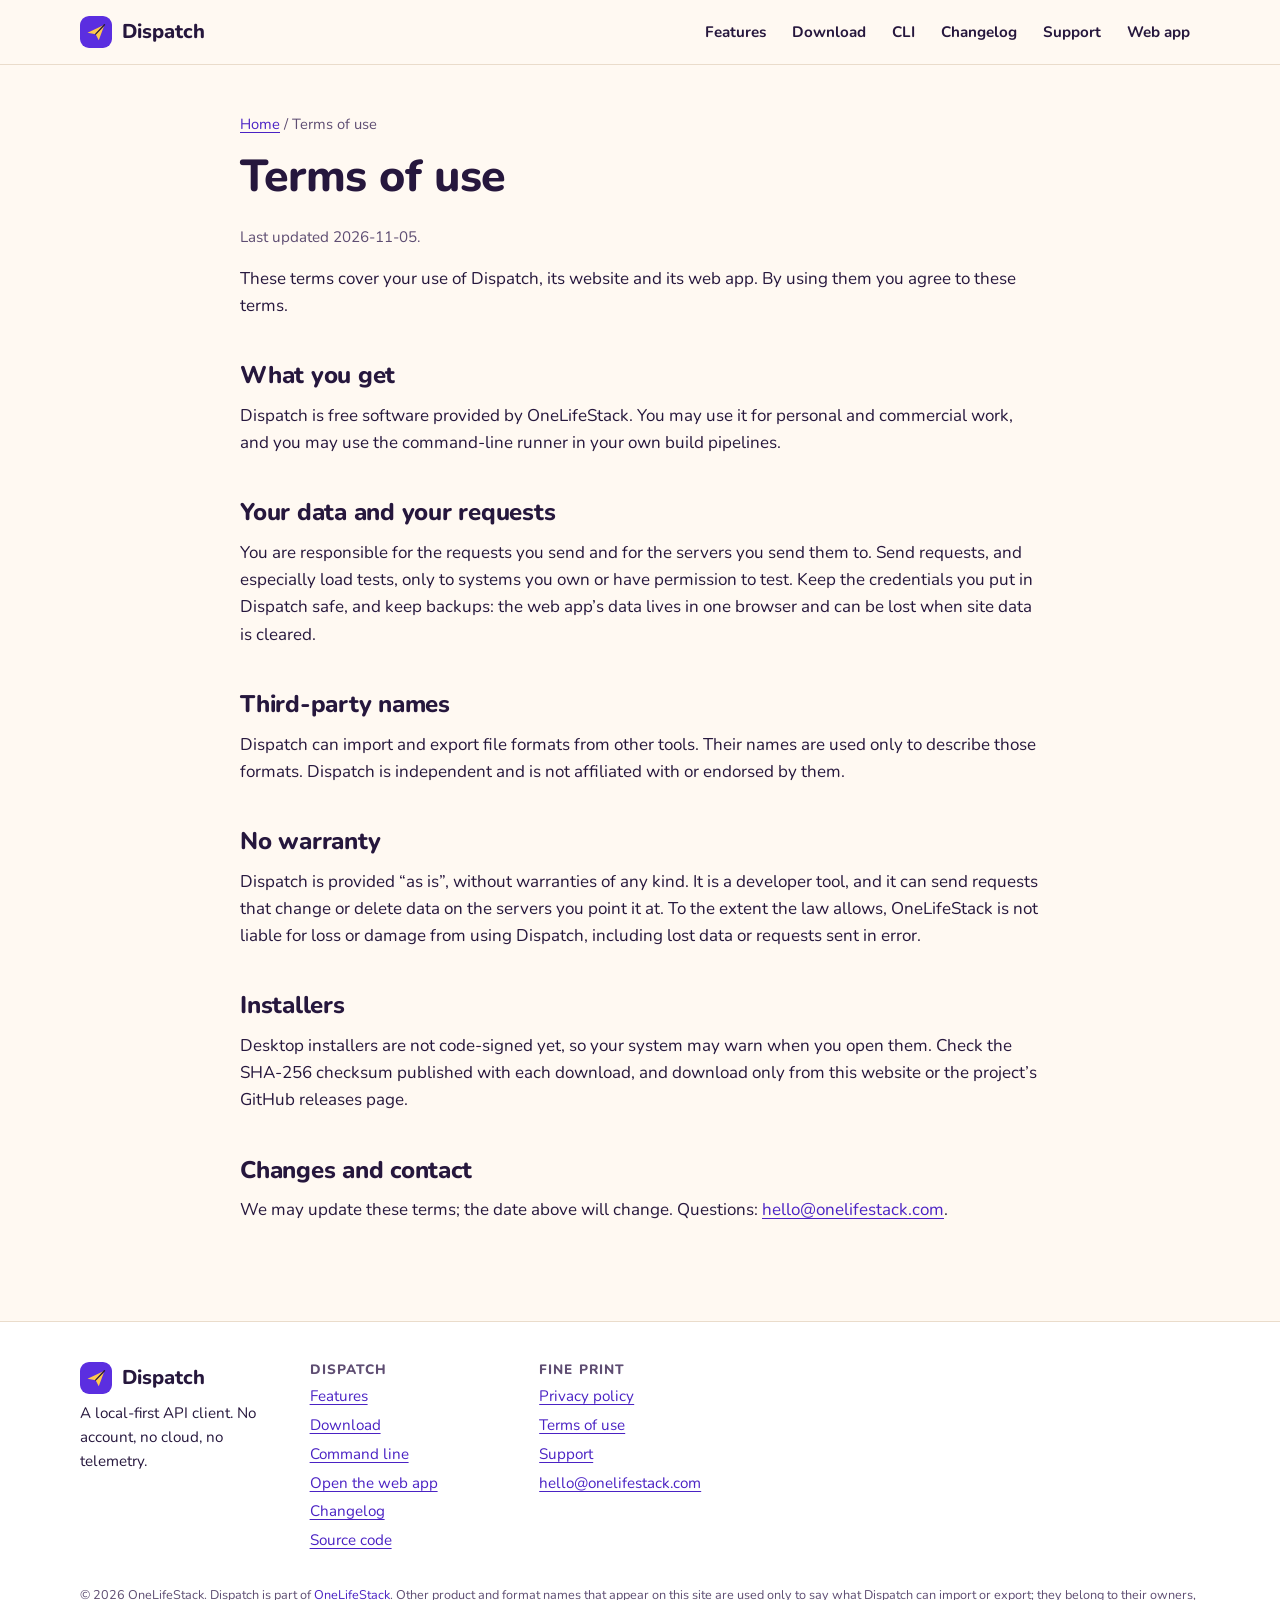
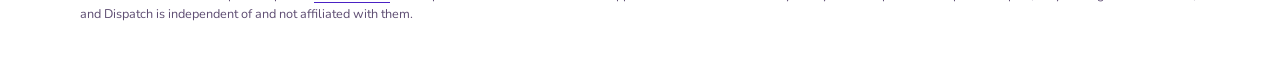
<file: terms/index.html>
<!doctype html>
<html lang="en"><head><meta charset="utf-8">
<meta name="viewport" content="width=device-width, initial-scale=1">
<title>Terms of use | Dispatch</title>
<meta name="description" content="The terms for using Dispatch.">
<meta name="color-scheme" content="light dark">
<meta name="theme-color" content="#FFF9F2" media="(prefers-color-scheme: light)"><meta name="theme-color" content="#1A1226" media="(prefers-color-scheme: dark)">
<meta http-equiv="Content-Security-Policy" content="default-src 'self'; script-src 'self'; img-src 'self' data:; style-src 'self'; font-src 'self'; base-uri 'self'; form-action 'none'">
<link rel="canonical" href="https://dispatch.onelifestack.com/terms/">
<link rel="manifest" href="/site.webmanifest">
<link rel="icon" href="/assets/icon.svg" type="image/svg+xml"><link rel="icon" href="/assets/icon-32.png" sizes="32x32" type="image/png"><link rel="apple-touch-icon" href="/assets/icon-180.png">
<link rel="preload" href="/assets/fonts/nunito-400.woff2" as="font" type="font/woff2" crossorigin><link rel="preload" href="/assets/fonts/nunito-800.woff2" as="font" type="font/woff2" crossorigin>
<meta property="og:type" content="website"><meta property="og:site_name" content="Dispatch"><meta property="og:title" content="Terms of use | Dispatch">
<meta property="og:description" content="The terms for using Dispatch."><meta property="og:url" content="https://dispatch.onelifestack.com/terms/"><meta property="og:image" content="https://dispatch.onelifestack.com/assets/og.png">
<meta name="twitter:card" content="summary_large_image">
<link rel="stylesheet" href="/assets/site.css">
<script src="/assets/site.js" defer></script>
</head><body>
<a class="skip" href="#main">Skip to content</a>
<header class="site"><div class="wrap"><a class="brand" href="/"><img src="/assets/icon-32.png" width="32" height="32" alt="">Dispatch</a>
<nav class="main" aria-label="Main"><a href="/#features">Features</a><a href="/download/">Download</a><a href="/cli/">CLI</a><a href="/changelog/">Changelog</a><a href="/support/">Support</a><a href="/app/">Web app</a></nav></div></header>
<main id="main">
<div class="article"><div class="wrap"><p class="crumbs"><a href="/">Home</a> / Terms of use</p><h1>Terms of use</h1><p class="updated">Last updated 2026-11-05.</p>
<p>These terms cover your use of Dispatch, its website and its web app. By using them you agree to these terms.</p>
<h2>What you get</h2>
<p>Dispatch is free software provided by OneLifeStack. You may use it for personal and commercial work, and you may use the command-line runner in your own build pipelines.</p>
<h2>Your data and your requests</h2>
<p>You are responsible for the requests you send and for the servers you send them to. Send requests, and especially load tests, only to systems you own or have permission to test. Keep the credentials you put in Dispatch safe, and keep backups: the web app&rsquo;s data lives in one browser and can be lost when site data is cleared.</p>
<h2>Third-party names</h2>
<p>Dispatch can import and export file formats from other tools. Their names are used only to describe those formats. Dispatch is independent and is not affiliated with or endorsed by them.</p>
<h2>No warranty</h2>
<p>Dispatch is provided &ldquo;as is&rdquo;, without warranties of any kind. It is a developer tool, and it can send requests that change or delete data on the servers you point it at. To the extent the law allows, OneLifeStack is not liable for loss or damage from using Dispatch, including lost data or requests sent in error.</p>
<h2>Installers</h2>
<p>Desktop installers are not code-signed yet, so your system may warn when you open them. Check the SHA-256 checksum published with each download, and download only from this website or the project&rsquo;s GitHub releases page.</p>
<h2>Changes and contact</h2>
<p>We may update these terms; the date above will change. Questions: <a href="mailto:hello@onelifestack.com">hello@onelifestack.com</a>.</p></div></div>
</main>
<footer class="site"><div class="wrap">
<div><a class="brand" href="/"><img src="/assets/icon-32.png" width="32" height="32" alt="">Dispatch</a>
<p>A local-first API client. No account, no cloud, no telemetry.</p></div>
<div><h2>Dispatch</h2><ul><li><a href="/#features">Features</a></li><li><a href="/download/">Download</a></li><li><a href="/cli/">Command line</a></li><li><a href="/app/">Open the web app</a></li><li><a href="/changelog/">Changelog</a></li><li><a href="https://github.com/onelifestack/onelifestack-dispatch">Source code</a></li></ul></div>
<div><h2>Fine print</h2><ul><li><a href="/privacy/">Privacy policy</a></li><li><a href="/terms/">Terms of use</a></li><li><a href="/support/">Support</a></li><li><a href="mailto:hello@onelifestack.com">hello@onelifestack.com</a></li></ul></div>
<small>&copy; 2026 OneLifeStack. Dispatch is part of <a href="https://onelifestack.com">OneLifeStack</a>. Other product and format names that appear on this site are used only to say what Dispatch can import or export; they belong to their owners, and Dispatch is independent of and not affiliated with them.</small>
</div></footer></body></html>
</file>
<file: app/assets/index-ulniL-v8.css>
:root{--bg: #FFF9F2;--surface: #FFFFFF;--sunken: #F6EEE4;--outline: #EADCCB;--ink: #26173D;--muted: #5E4D72;--primary: #5B2EE0;--on-primary: #FFFFFF;--primary-soft: #EFE8FF;--link: #4A22C4;--danger: #B3261E;--danger-soft: #FDECEA;--good: #0F6648;--good-soft: #D6F5E8;--warn: #7A5200;--warn-soft: #FFE9B0;--info: #1D5FA8;--info-soft: #DCEBFF;--m-get: #0F6648;--m-post: #7A5200;--m-put: #1D5FA8;--m-patch: #6B3FA0;--m-delete: #B3261E;--m-other: #5E4D72;--shadow: 0 10px 28px rgba(38, 23, 61, .14);--radius: 12px;--mono: ui-monospace, "JetBrains Mono", "Cascadia Code", "SF Mono", Menlo, Consolas, monospace;color-scheme:light dark}@media(prefers-color-scheme:dark){:root:not([data-theme=light]){--bg: #1A1226;--surface: #241A33;--sunken: #150E1F;--outline: #3B2D4F;--ink: #F3ECFA;--muted: #C9B8DC;--primary: #8E6BFF;--on-primary: #14092E;--primary-soft: #3A2D5C;--link: #C4B2FF;--danger: #FF9A92;--danger-soft: #3F1F24;--good: #7FDDB4;--good-soft: #17382C;--warn: #F2C46B;--warn-soft: #43330F;--info: #9DC8FF;--info-soft: #1B2F4A;--m-get: #7FDDB4;--m-post: #F2C46B;--m-put: #9DC8FF;--m-patch: #D2B4FF;--m-delete: #FF9A92;--m-other: #C9B8DC;--shadow: 0 10px 28px rgba(0, 0, 0, .5)}}:root[data-theme=dark]{--bg: #1A1226;--surface: #241A33;--sunken: #150E1F;--outline: #3B2D4F;--ink: #F3ECFA;--muted: #C9B8DC;--primary: #8E6BFF;--on-primary: #14092E;--primary-soft: #3A2D5C;--link: #C4B2FF;--danger: #FF9A92;--danger-soft: #3F1F24;--good: #7FDDB4;--good-soft: #17382C;--warn: #F2C46B;--warn-soft: #43330F;--info: #9DC8FF;--info-soft: #1B2F4A;--m-get: #7FDDB4;--m-post: #F2C46B;--m-put: #9DC8FF;--m-patch: #D2B4FF;--m-delete: #FF9A92;--m-other: #C9B8DC;--shadow: 0 10px 28px rgba(0, 0, 0, .5);color-scheme:dark}:root[data-theme=light]{color-scheme:light}*,*:before,*:after{box-sizing:border-box}html,body,#root{height:100%}body{margin:0;background:var(--bg);color:var(--ink);font:400 14px/1.45 system-ui,-apple-system,Segoe UI,Roboto,sans-serif}h2{font-size:1rem;margin:1.4rem 0 .3rem}code,.mono{font-family:var(--mono);font-size:13px}code{background:var(--sunken);padding:0 .3em;border-radius:4px}p{margin:0 0 .6rem}.muted{color:var(--muted)}.small{font-size:12.5px}.tiny{font-size:11px}.lead{font-size:15px}.grow{flex:1;min-width:0}.pad{padding:.5rem .75rem}.sr{position:absolute;width:1px;height:1px;overflow:hidden;clip:rect(0 0 0 0);white-space:nowrap}.loading{padding:3rem;text-align:center}:focus-visible{outline:2px solid var(--primary);outline-offset:1px}kbd{font:600 10.5px var(--mono);opacity:.7;margin-left:.4em}hr{border:0;border-top:1px solid var(--outline);margin:.3rem 0}input,select,textarea{font:inherit;color:var(--ink);background:var(--surface);border:1px solid var(--outline);border-radius:8px;padding:.4rem .55rem;min-width:0}input:focus,select:focus,textarea:focus{border-color:var(--primary);outline:none;box-shadow:0 0 0 2px var(--primary-soft)}input[type=checkbox],input[type=radio]{accent-color:var(--primary)}.btn{font:600 13px system-ui,sans-serif;border:1px solid var(--outline);background:var(--surface);color:var(--ink);border-radius:8px;padding:.42rem .8rem;cursor:pointer;white-space:nowrap}.btn:hover{border-color:var(--primary)}.btn:disabled{opacity:.5;cursor:default}.btn.primary{background:var(--primary);border-color:var(--primary);color:var(--on-primary)}.btn.primary:hover{filter:brightness(1.08)}.btn.ghost{background:transparent;border-color:transparent}.btn.ghost:hover{background:var(--primary-soft)}.btn.danger{color:var(--danger);border-color:var(--danger);background:transparent}.btn.small{padding:.28rem .6rem;font-size:12.5px}button.icon{border:0;background:none;color:var(--muted);cursor:pointer;font-size:16px;line-height:1;padding:.2rem .4rem;border-radius:6px}button.icon:hover{color:var(--ink);background:var(--primary-soft)}.app{height:100%;display:grid;grid-template:"top top" auto "side work" 1fr "con con" auto "bar bar" auto / 280px minmax(0,1fr)}.top{grid-area:top;display:flex;align-items:center;gap:.6rem;padding:.45rem .8rem;border-bottom:1px solid var(--outline);background:var(--surface)}.brand{display:flex;align-items:center;gap:.45rem;font-weight:800;font-size:16px;margin-right:.4rem}.brand img{border-radius:7px}.envPick select{min-width:180px}.side{grid-area:side;border-right:1px solid var(--outline);display:flex;flex-direction:column;min-height:0;background:var(--surface)}.work{grid-area:work;min-height:0;overflow:auto}.statusBar{grid-area:bar;display:flex;gap:1.2rem;padding:.25rem .8rem;border-top:1px solid var(--outline);color:var(--muted);background:var(--surface)}.split{display:grid;grid-template-rows:auto minmax(240px,1fr);min-height:100%}@media(min-width:1500px){.split{grid-template-rows:none;grid-template-columns:minmax(0,1fr) minmax(0,1fr)}.split .response{border-top:0;border-left:1px solid var(--outline)}}.tabs{display:flex;gap:.2rem;border-bottom:1px solid var(--outline);align-items:center}.tabs [role=tab]{border:0;background:none;color:var(--muted);font:600 13px system-ui,sans-serif;padding:.5rem .7rem;cursor:pointer;border-bottom:2px solid transparent;margin-bottom:-1px}.tabs [role=tab]:hover{color:var(--ink)}.tabs [role=tab].on{color:var(--ink);border-bottom-color:var(--primary)}.badge{display:inline-block;margin-left:.35rem;font-size:11px;padding:0 .4rem;border-radius:99px;background:var(--primary-soft);color:var(--link)}.tabBody{padding:.8rem 0}.toggle{margin-left:auto;display:flex;align-items:center;gap:.3rem;color:var(--muted);padding-right:.2rem}.side-tabs{padding:0 .4rem}.side-tabs [role=tab]{padding:.55rem .3rem;flex:1;font-size:12.5px}.sideTools{display:flex;gap:.4rem;padding:.5rem .6rem;align-items:center}.sideTools input{flex:1}.tree{list-style:none;margin:0;padding:0 .3rem .8rem;overflow:auto;flex:1}.tree ul{list-style:none;margin:0;padding:0 0 0 .9rem}.row{display:flex;align-items:center;border-radius:8px;position:relative}.row:hover{background:var(--sunken)}.row.on{background:var(--primary-soft)}.row.label{padding:.5rem .4rem .2rem}.rowMain{flex:1;min-width:0;display:flex;align-items:center;gap:.45rem;border:0;background:none;color:inherit;text-align:left;padding:.38rem .4rem;cursor:pointer;font:inherit}.rowName{flex:1;min-width:0;overflow:hidden;text-overflow:ellipsis;white-space:nowrap}.folderName{font-weight:650}.caret{border:0;background:none;color:var(--muted);cursor:pointer;width:1.4rem;padding:.3rem 0}.mtag{font:700 10px var(--mono);width:2.6rem;flex:none;color:var(--m-other)}.m-GET{color:var(--m-get)}.m-POST{color:var(--m-post)}.m-PUT{color:var(--m-put)}.m-PATCH{color:var(--m-patch)}.m-DELETE{color:var(--m-delete)}.hist .rowName{font-family:var(--mono);font-size:12px}.hstat{font:700 11px var(--mono)}.hstat.good{color:var(--good)}.hstat.info{color:var(--info)}.hstat.warn{color:var(--warn)}.hstat.bad{color:var(--danger)}.pill{font-size:10.5px;padding:0 .45rem;border-radius:99px;background:var(--good-soft);color:var(--good)}.menu{position:relative}.menu>summary{list-style:none;cursor:pointer;padding:.2rem .45rem;border-radius:6px;color:var(--muted)}.menu>summary::-webkit-details-marker{display:none}.row .menu>summary{opacity:0}.row:hover .menu>summary,.row:focus-within .menu>summary,.menu[open]>summary{opacity:1}.menuList{position:absolute;z-index:30;top:100%;left:auto;right:0;min-width:170px;background:var(--surface);border:1px solid var(--outline);border-radius:10px;box-shadow:var(--shadow);padding:.3rem;display:flex;flex-direction:column}.menuList.right{right:0;min-width:270px}.menuList>button{border:0;background:none;color:var(--ink);text-align:left;padding:.45rem .6rem;border-radius:6px;cursor:pointer;font:inherit}.menuList>button:hover{background:var(--primary-soft)}.menuList>button.danger{color:var(--danger)}.menuRow{display:flex;align-items:center;gap:.5rem;justify-content:space-between;padding:.35rem .6rem}.menuRow input[type=number]{width:5rem}.menuRow:has(input[type=checkbox]){justify-content:flex-start}.request{padding:.8rem 1rem 0;background:var(--bg)}.titleRow{display:flex;align-items:center;gap:.5rem;margin-bottom:.5rem}.reqName{border-color:transparent;background:transparent;font-weight:700;font-size:15px;padding:.25rem .4rem;field-sizing:content;min-width:8rem;max-width:min(100%,520px)}.reqName:hover{border-color:var(--outline)}.dot{width:8px;height:8px;border-radius:50%;background:var(--warn);flex:none}.urlBar{display:flex;gap:0}.urlBar .method{border-radius:8px 0 0 8px;font:700 13px var(--mono);width:7.2rem;border-right:0}.urlBar .url{flex:1;border-radius:0;padding:.55rem .7rem}.urlBar .btn{border-radius:0 8px 8px 0;padding-inline:1.2rem}.warnLine{color:var(--warn);background:var(--warn-soft);border-radius:8px;padding:.3rem .6rem;margin:.5rem 0 0}.warnLine code{background:transparent;margin:0 .15rem}.request .tabs{margin-top:.5rem}.kv{width:100%;border-collapse:collapse}.kv th{text-align:left;font:600 11.5px system-ui,sans-serif;color:var(--muted);padding:.2rem .3rem}.kv td{padding:.12rem .15rem}.kv td input:not([type=checkbox]){width:100%;padding:.32rem .5rem}.kv .kv-on{width:1.8rem;text-align:center}.kv .kv-x{width:2rem}.kv tr.off input:not([type=checkbox]){opacity:.5;text-decoration:line-through}.kv.readonly th,.kv.readonly td{padding:.3rem .5rem;border-bottom:1px solid var(--outline);vertical-align:top;word-break:break-all}.kv.readonly th{width:30%;color:var(--ink);font-family:var(--mono);font-size:12.5px}.segmented{display:flex;gap:.3rem;flex-wrap:wrap;margin-bottom:.6rem;align-items:center}.segmented label{display:flex;gap:.3rem;align-items:center;padding:.25rem .6rem;border-radius:99px;border:1px solid var(--outline);cursor:pointer;font-size:12.5px}.segmented label.on{border-color:var(--primary);background:var(--primary-soft)}.segmented input{position:absolute;opacity:0;pointer-events:none}.segmented label:has(input:focus-visible){outline:2px solid var(--primary)}textarea.code{width:100%;resize:vertical;tab-size:2;line-height:1.5}.auth{display:grid;gap:.6rem;max-width:520px}.field{display:grid;gap:.25rem}.field>span{font-size:12px;font-weight:600;color:var(--muted)}.response{padding:.7rem 1rem 1rem;border-top:1px solid var(--outline);background:var(--surface);min-width:0;display:flex;flex-direction:column}.response.empty{display:grid;place-items:center;text-align:center;color:var(--muted)}.pulse{animation:pulse 1.2s ease-in-out infinite}@keyframes pulse{50%{opacity:.4}}@media(prefers-reduced-motion:reduce){.pulse{animation:none}}.resHead{display:flex;align-items:center;gap:.8rem;flex-wrap:wrap}.status{font:700 13px var(--mono);padding:.15rem .55rem;border-radius:6px}.status.good{background:var(--good-soft);color:var(--good)}.status.info{background:var(--info-soft);color:var(--info)}.status.warn{background:var(--warn-soft);color:var(--warn)}.status.bad{background:var(--danger-soft);color:var(--danger)}.metric{font:600 12.5px var(--mono);color:var(--muted)}.errorBox{background:var(--danger-soft);color:var(--danger);border-radius:8px;padding:.55rem .75rem;margin:.6rem 0 0}pre.out{margin:0;padding:.7rem .8rem;background:var(--sunken);border-radius:8px;overflow:auto;max-height:70vh;white-space:pre-wrap;word-break:break-word;line-height:1.5}.response .tabs{margin-top:.5rem}.editor{padding:1.2rem 1.4rem 3rem;max-width:860px}.eyebrow{font:700 11px system-ui,sans-serif;letter-spacing:.1em;text-transform:uppercase;color:var(--muted);margin:0 0 .2rem}.titleInput{font-size:20px;font-weight:700;border-color:transparent;background:transparent;padding:.2rem .3rem;width:100%;margin-bottom:.3rem}.titleInput:hover{border-color:var(--outline)}.actions{display:flex;gap:.5rem;margin-top:1rem;flex-wrap:wrap}.actions.end{justify-content:flex-end}.dialog{border:1px solid var(--outline);border-radius:14px;background:var(--surface);color:var(--ink);box-shadow:var(--shadow);padding:1.2rem;width:min(440px,calc(100vw - 32px))}.dialog::backdrop{background:#140a2866}.dialog h2{margin-top:0}.dialog p{overflow-wrap:anywhere;white-space:pre-wrap}.dialog form{display:grid;gap:.7rem}.toast{position:fixed;bottom:2.4rem;left:50%;transform:translate(-50%);max-width:min(640px,calc(100vw - 32px));background:var(--ink);color:var(--bg);padding:.6rem 1rem;border-radius:10px;box-shadow:var(--shadow);z-index:60;cursor:pointer}@media(max-width:760px){.app{grid-template:"top" auto "side" minmax(0,34vh) "work" 1fr "bar" auto / minmax(0,1fr)}.side{border-right:0;border-bottom:1px solid var(--outline)}.top{flex-wrap:wrap;padding-inline:16px}.envPick select{min-width:0;max-width:46vw}.request,.response{padding-inline:16px}.urlBar{flex-wrap:wrap}.urlBar .method{border-radius:8px 0 0 8px}.urlBar .url{flex-basis:50%;border-radius:0 8px 8px 0}.urlBar .btn{border-radius:8px;width:100%;margin-top:.4rem}.statusBar{flex-wrap:wrap;gap:.3rem 1rem;padding-inline:16px}kbd{display:none}}.tabBar{display:flex;align-items:stretch;gap:0;border-bottom:1px solid var(--outline);background:var(--surface);overflow-x:auto;scrollbar-width:thin}.reqTab{display:flex;align-items:center;border-right:1px solid var(--outline);max-width:220px;min-width:120px;position:relative}.reqTab.on{background:var(--bg)}.reqTab.on:after{content:"";position:absolute;left:0;right:0;top:0;height:2px;background:var(--primary)}.reqTabMain{flex:1;min-width:0;display:flex;align-items:center;gap:.35rem;border:0;background:none;color:inherit;font:inherit;font-size:12.5px;padding:.45rem .3rem .45rem .6rem;cursor:pointer;text-align:left}.reqTabName{overflow:hidden;text-overflow:ellipsis;white-space:nowrap}.reqTab .mtag{width:auto}.reqTabX{border:0;background:none;color:var(--muted);cursor:pointer;width:1.6rem;height:1.6rem;border-radius:6px;margin-right:.2rem;flex:none}.reqTabX:hover{background:var(--primary-soft);color:var(--ink)}.reqTabX.dirty{color:var(--warn);font-size:10px}.reqTabX.dirty:hover{font-size:14px}.reqTabNew{border:0;background:none;color:var(--muted);cursor:pointer;padding:0 .8rem;font-size:18px}.reqTabNew:hover{color:var(--ink);background:var(--primary-soft)}.spin{width:10px;height:10px;border-radius:50%;border:2px solid var(--primary);border-right-color:transparent;animation:spin .8s linear infinite;flex:none}@keyframes spin{to{transform:rotate(360deg)}}@media(prefers-reduced-motion:reduce){.spin{animation:none}}.openDot{width:6px;height:6px;border-radius:50%;background:var(--primary);flex:none}.folderIcon{color:var(--muted);font-size:11px}.sideFoot{display:flex;gap:.3rem;padding:.4rem .5rem;border-top:1px solid var(--outline)}.sideFoot .btn{flex:1}.subhead{font-size:12.5px;color:var(--muted);margin:1rem 0 .3rem}.field.inline{display:flex;align-items:center;gap:.6rem;margin-bottom:.6rem}.gqlGrid{display:grid;grid-template-columns:minmax(0,3fr) minmax(0,2fr);gap:.6rem}@media(max-width:900px){.gqlGrid{grid-template-columns:1fr}}.segmented .seg{border:1px solid var(--outline);background:var(--surface);color:var(--ink);border-radius:99px;padding:.25rem .7rem;font:inherit;font-size:12.5px;cursor:pointer}.segmented .seg.on{border-color:var(--primary);background:var(--primary-soft)}.filePick{display:inline-flex;align-items:center;gap:.5rem;min-width:0}.filePick label.btn{position:relative}.fileName{overflow:hidden;text-overflow:ellipsis;white-space:nowrap;max-width:260px}.kv .kv-type{width:5.5rem;text-align:center}.kv .kv-type select{width:100%;padding:.3rem}.kv input[readonly]{background:var(--sunken)}.tokenBox{display:flex;align-items:center;gap:.6rem;padding:.6rem .7rem;border:1px dashed var(--outline);border-radius:10px;flex-wrap:wrap}.tokenText{word-break:break-all}.warnText{color:var(--warn)}.toggle{display:flex;align-items:center;gap:.4rem}.row-h{display:flex;align-items:center;gap:.6rem;justify-content:space-between}.row-h h2{margin-bottom:.3rem}.scrollTabs{overflow-x:auto;scrollbar-width:none}.markdown{line-height:1.6}.markdown h1,.markdown h2,.markdown h3{margin:.8em 0 .3em}.markdown pre{background:var(--sunken);padding:.6rem .8rem;border-radius:8px;overflow:auto}.markdown table{border-collapse:collapse}.markdown td,.markdown th{border:1px solid var(--outline);padding:.25rem .5rem}.editor h1.titleInput{margin:0 0 .3rem}.snippets{display:flex;flex-wrap:wrap;gap:.3rem;align-items:center;margin:.5rem 0}.chip{border:1px solid var(--outline);background:var(--surface);color:var(--ink);border-radius:99px;padding:.15rem .6rem;font:inherit;font-size:12px;cursor:pointer}.chip:hover{border-color:var(--primary);background:var(--primary-soft)}.testList{list-style:none;margin:0;padding:0}.testList li{display:flex;gap:.6rem;padding:.35rem .2rem;border-bottom:1px solid var(--outline);align-items:baseline}.testMark{font-weight:800;width:1rem}.testList .pass .testMark{color:var(--good)}.testList .fail .testMark{color:var(--danger)}.testErr{display:block;color:var(--danger);margin-top:.15rem}.goodBadge{background:var(--good-soft);color:var(--good)}.badBadge{background:var(--danger-soft);color:var(--danger)}.goodText{color:var(--good)}.badText{color:var(--danger)}.console{grid-area:con;border-top:1px solid var(--outline);background:var(--surface);display:flex;flex-direction:column;height:34vh;min-height:140px}.consoleHead{display:flex;align-items:center;gap:.6rem;padding:.3rem .8rem;border-bottom:1px solid var(--outline)}.consoleBody{overflow:auto;flex:1;padding:.3rem .8rem;font-size:12px}.logLine{display:flex;gap:.6rem;padding:.12rem 0;border-bottom:1px dashed var(--outline);white-space:pre-wrap;word-break:break-word}.logLine.warn .logText{color:var(--warn)}.logLine.error .logText{color:var(--danger)}.logSrc{color:var(--link);flex:none}.linkBtn{border:0;background:none;color:inherit;font:inherit;cursor:pointer;padding:0;text-decoration:underline;text-underline-offset:2px}.jsonFilter{margin-left:auto;width:min(260px,40%);padding:.2rem .5rem;font-size:12px}.jsonFilter+.toggle{margin-left:.5rem}.htmlPreview{width:100%;height:60vh;border:1px solid var(--outline);border-radius:8px;background:#fff}.imgPreview{max-width:100%;max-height:60vh;border-radius:8px;border:1px solid var(--outline);background:repeating-conic-gradient(var(--sunken) 0 25%,transparent 0 50%) 0 / 16px 16px}@media(max-width:760px){.app{grid-template:"top" auto "side" minmax(0,34vh) "work" 1fr "con" auto "bar" auto / minmax(0,1fr)}}.infoLine{color:var(--info);background:var(--info-soft);border-radius:8px;padding:.3rem .6rem;margin:.5rem 0 0}.infoLine code{background:transparent}.varsList{width:min(420px,calc(100vw - 32px));max-height:60vh;overflow:auto;gap:.1rem}.varsList input{margin-bottom:.3rem}.varsList .eyebrow{margin:.5rem .3rem .2rem}.varRow{display:grid;grid-template-columns:auto 1fr auto;gap:.5rem;align-items:center;border:0;background:none;color:inherit;text-align:left;padding:.3rem .4rem;border-radius:6px;cursor:pointer;font:inherit}.varRow:hover{background:var(--primary-soft)}.varRow span{overflow:hidden;text-overflow:ellipsis;white-space:nowrap}.editor.wide{max-width:1280px}.runGrid{display:grid;grid-template-columns:minmax(0,3fr) minmax(0,2fr);gap:1.5rem}@media(max-width:1000px){.runGrid{grid-template-columns:1fr}}.targetRow{display:flex;gap:.4rem;margin-bottom:.4rem;align-items:center}.targetRow select{flex:1;min-width:0}.pickList{list-style:none;margin:0;padding:0;border:1px solid var(--outline);border-radius:10px;max-height:46vh;overflow:auto}.pickList li{display:flex;align-items:center;gap:.5rem;padding:.35rem .6rem;border-bottom:1px solid var(--outline)}.pickList li:last-child{border-bottom:0}.pickList li.off{opacity:.55}.block{display:block}.dataPreview{overflow:auto;max-height:160px}.progress{height:6px;background:var(--sunken);border-radius:99px;overflow:hidden;margin:.3rem 0 .6rem}.progress>div{height:100%;background:var(--primary);transition:width .2s}.statRow{display:flex;align-items:center;gap:1rem;flex-wrap:wrap;margin-bottom:.6rem}.stat{font-size:13px}.stat b{font-size:15px}.runResults{display:grid;grid-template-columns:minmax(0,1fr) auto;gap:1rem;align-items:start}.runResults:has(.inspect){grid-template-columns:minmax(0,1fr) minmax(320px,42%)}.resultTable{width:100%;border-collapse:collapse;font-size:13px}.resultTable th{text-align:left;color:var(--muted);font-weight:600;font-size:12px;padding:.3rem .4rem;border-bottom:1px solid var(--outline)}.resultTable td{padding:.35rem .4rem;border-bottom:1px solid var(--outline);vertical-align:top;word-break:break-all}.resultTable tr{cursor:pointer}.resultTable tr:hover td{background:var(--sunken)}.resultTable tr.on td{background:var(--primary-soft)}.resultTable tr.bad td:first-child{box-shadow:inset 3px 0 0 var(--danger)}.inspect{border:1px solid var(--outline);border-radius:10px;padding:.7rem;position:sticky;top:.5rem;max-height:80vh;overflow:auto;background:var(--surface)}.inspect pre.out{max-height:30vh}@media(max-width:1000px){.runResults:has(.inspect){grid-template-columns:1fr}}:root{--series-1: #2a78d6;--series-2: #eb6834;--chart-err: #B3261E}@media(prefers-color-scheme:dark){:root:not([data-theme=light]){--series-1: #3987e5;--series-2: #d95926;--chart-err: #FF9A92}}:root[data-theme=dark]{--series-1: #3987e5;--series-2: #d95926;--chart-err: #FF9A92}.vizGrid{display:grid;grid-template-columns:repeat(auto-fit,minmax(340px,1fr));gap:1rem;margin:.8rem 0}.viz{margin:0;border:1px solid var(--outline);border-radius:12px;padding:.7rem .8rem .4rem;background:var(--surface)}.viz figcaption{display:flex;justify-content:space-between;flex-wrap:wrap;gap:.4rem;margin-bottom:.3rem}.vizTitle{font-weight:700;font-size:13px}.legend{display:flex;align-items:center;gap:.35rem;font-size:12px;color:var(--muted)}.legend .key{margin-left:.5rem}.key{display:inline-block;width:10px;height:10px;border-radius:3px;vertical-align:-1px;margin-right:.25rem}.key.s1{background:var(--series-1)}.key.s2{background:var(--series-2)}.key.err{background:var(--chart-err)}.vizBox{position:relative}.viz svg{width:100%;height:auto;display:block;overflow:visible}.viz .axis text{font-size:10.5px;fill:var(--muted);font-family:var(--mono)}.viz .grid{stroke:var(--outline);stroke-width:1}.viz .line{fill:none;stroke-width:2;stroke-linejoin:round;stroke-linecap:round}.viz .line.s1{stroke:var(--series-1)}.viz .line.s2{stroke:var(--series-2)}.viz .dot{stroke:var(--surface);stroke-width:2}.viz .dot.s1{fill:var(--series-1)}.viz .dot.s2{fill:var(--series-2)}.viz .endLabel{font-size:11px;fill:var(--ink);font-family:var(--mono)}.viz .crosshair{stroke:var(--muted);stroke-width:1;stroke-dasharray:3 3}.viz .bar.s1{fill:var(--series-1)}.viz .bar.err{fill:var(--chart-err)}.viz .hit{fill:transparent}.tip{position:absolute;top:4px;transform:translate(-50%);background:var(--ink);color:var(--bg);border-radius:8px;padding:.35rem .55rem;font-size:12px;display:grid;gap:.1rem;pointer-events:none;white-space:nowrap;z-index:5}.tip .key{border:1px solid var(--bg)}.tiles{display:grid;grid-template-columns:repeat(auto-fit,minmax(150px,1fr));gap:.6rem}.tile{border:1px solid var(--outline);border-radius:12px;padding:.6rem .8rem;display:grid;gap:.1rem;background:var(--surface)}.tileLabel{font-size:11.5px;color:var(--muted);font-weight:600;text-transform:uppercase;letter-spacing:.06em}.tileValue{font-size:22px;font-weight:800;font-variant-numeric:tabular-nums}.tileSub{font-size:12px;color:var(--muted)}.verdict{display:flex;gap:1rem;flex-wrap:wrap;align-items:center;padding:.6rem .8rem;border-radius:10px;margin-bottom:.7rem}.verdict.pass{background:var(--good-soft)}.verdict.fail{background:var(--danger-soft)}.verdict.pass strong{color:var(--good)}.verdict.fail strong{color:var(--danger)}.thresholds{display:grid;grid-template-columns:repeat(3,minmax(0,1fr));gap:.5rem}.detailGrid{display:grid;grid-template-columns:minmax(0,2fr) minmax(0,1fr);gap:1rem}@media(max-width:800px){.detailGrid,.thresholds{grid-template-columns:1fr}}.consent{padding:.5rem .6rem;border:1px dashed var(--outline);border-radius:8px}.auth .toggle,.editor .toggle:not(.small){margin-left:0}.codeList{width:min(640px,calc(100vw - 32px));gap:.5rem;padding:.6rem}.codeList pre.out{max-height:50vh;white-space:pre}.docsPage{max-width:900px}.docsPage .markdown h2{border-top:1px solid var(--outline);padding-top:.8rem;margin-top:1.4rem}.markdown code{font-size:12.5px}.markdown blockquote{border-left:3px solid var(--outline);margin:0 0 1em;padding-left:.8rem;color:var(--muted)}.markdown table{margin-bottom:1em;font-size:13px}.exampleList{list-style:none;padding:0;margin:0;display:grid;gap:.3rem}.exampleList details{border:1px solid var(--outline);border-radius:8px;padding:.4rem .6rem}.exampleList details[open]{display:grid;gap:.5rem}.exampleList summary{cursor:pointer}.docPreview{margin:.5rem 0}.docPreview summary{cursor:pointer;color:var(--link)}.gqlTools{margin-top:.6rem;display:grid;gap:.4rem}.gqlProblems{margin:0;padding-left:1.1rem}.gqlExplorer summary{cursor:pointer;color:var(--link)}.gqlFields{list-style:none;margin:0 0 .5rem;padding:0;display:grid;gap:.25rem;max-height:260px;overflow:auto}.gqlType{border:1px solid var(--outline);border-radius:8px;padding:.5rem;display:grid;gap:.15rem}.protoPick{font:700 12px var(--mono);padding:.25rem .4rem}.m-proto{color:var(--link)}.nonHttp{display:flex;flex-direction:column;min-height:100%}.nonHttp>.titleRow{padding:.8rem 1rem .3rem;margin:0}.realtime{flex:1}.urlBar .url.first{border-radius:8px 0 0 8px}.status-line{display:flex;align-items:center;gap:.4rem;margin:.5rem 0}.connDot{width:8px;height:8px;border-radius:50%;background:var(--muted);flex:none}.connDot.open{background:var(--good)}.connDot.connecting{background:var(--warn)}.rtGrid{display:grid;grid-template-columns:minmax(0,2fr) minmax(0,3fr);gap:1rem;align-items:start}@media(max-width:900px){.rtGrid{grid-template-columns:1fr}}.rtLog{border:1px solid var(--outline);border-radius:10px;padding:.5rem;background:var(--surface);min-width:0}.rtLog input[type=search]{width:140px;padding:.2rem .4rem}.msgLog{list-style:none;margin:.4rem 0 0;padding:0;max-height:60vh;overflow:auto;display:grid;gap:.3rem}.msg{border-radius:8px;padding:.3rem .5rem;background:var(--sunken)}.msg pre{margin:.15rem 0 0;white-space:pre-wrap;word-break:break-word}.msg.out{background:var(--primary-soft)}.msg.error{background:var(--danger-soft);color:var(--danger)}.msg.info{background:transparent;color:var(--muted)}.msgMeta{font-size:11px;color:var(--muted)}.savedMsgs{list-style:none;padding:0;margin:0;display:grid;gap:.25rem}.savedMsgs li{display:flex;align-items:center;gap:.4rem}.savedMsgs .linkBtn{flex:1;text-align:left;overflow:hidden;text-overflow:ellipsis;white-space:nowrap}.mqttPub{display:grid;grid-template-columns:1fr auto auto;gap:.5rem;align-items:end}.grpcOpts{display:flex;gap:1rem;align-items:center;flex-wrap:wrap;margin:.6rem 0}.split{grid-template-columns:minmax(0,1fr)}.request,.response,.tabBody{min-width:0}.tabs{overflow-x:auto;scrollbar-width:none}@media(max-width:760px){.titleRow{flex-wrap:wrap;row-gap:.3rem}.titleRow .grow{display:none}.resHead{gap:.4rem .8rem}.jsonFilter{width:100%;margin:.3rem 0 0;order:10}.runGrid,.rtGrid,.detailGrid{grid-template-columns:minmax(0,1fr)}.editor{padding:1rem 16px 3rem}}.toast{display:flex;align-items:center;gap:.8rem;cursor:default}.toastAction{border:0;background:var(--primary);color:var(--on-primary);font:700 13px system-ui,sans-serif;padding:.3rem .7rem;border-radius:6px;cursor:pointer}.toastClose{border:0;background:none;color:inherit;opacity:.7;cursor:pointer;font-size:16px}.rowActions{display:flex;gap:.3rem;justify-content:flex-end}:root{--cm-keyword: #7b2fbe;--cm-string: #0f6648;--cm-number: #b3541e;--cm-property: #1d5fa8;--cm-function: #5b2ee0;--cm-type: #8a3d00}@media(prefers-color-scheme:dark){:root:not([data-theme=light]){--cm-keyword: #d2b4ff;--cm-string: #7fddb4;--cm-number: #f2a46b;--cm-property: #9dc8ff;--cm-function: #c4b2ff;--cm-type: #f2c46b}}:root[data-theme=dark]{--cm-keyword: #d2b4ff;--cm-string: #7fddb4;--cm-number: #f2a46b;--cm-property: #9dc8ff;--cm-function: #c4b2ff;--cm-type: #f2c46b}.cmHost .cm-editor{max-height:60vh}.cmHost .cm-scroller{overflow:auto}.row.selected{background:var(--primary-soft);box-shadow:inset 3px 0 0 var(--primary)}.dropBefore>.row:first-child,li.row.dropBefore{box-shadow:inset 0 2px 0 var(--primary)}.row.dropInto{background:var(--primary-soft);outline:2px dashed var(--primary);outline-offset:-2px}.selBar{display:flex;align-items:center;gap:.4rem;padding:.35rem .6rem;background:var(--primary-soft);border-bottom:1px solid var(--outline)}.selBar .icon{margin-left:auto}[draggable=true]{cursor:grab}.certRow{display:flex;gap:.4rem;align-items:start;margin-bottom:.4rem}.certRow textarea{flex:1}.certCard{border:1px solid var(--outline);border-radius:10px;padding:.6rem;margin-bottom:.5rem;display:grid;gap:.5rem}.certPair{display:grid;grid-template-columns:1fr 1fr;gap:.5rem}.resultTable input.mono{width:100%;padding:.2rem .35rem}.schedCard{border:1px solid var(--outline);border-radius:12px;padding:.7rem .8rem;margin:.7rem 0;display:grid;gap:.5rem;background:var(--surface)}.schedName{font-weight:700;border-color:transparent;background:transparent}.schedGrid{display:grid;grid-template-columns:repeat(auto-fit,minmax(160px,1fr));gap:.5rem;align-items:end}.badPill{background:var(--danger-soft);color:var(--danger)}.sideFoot{flex-wrap:wrap}.compare{border:1px solid var(--outline);border-radius:10px;padding:.6rem;margin-top:.6rem;display:grid;gap:.5rem}.diff{margin:0;max-height:50vh;overflow:auto;background:var(--sunken);border-radius:8px;padding:.4rem 0}.diff>div{padding:0 .7rem;white-space:pre-wrap;word-break:break-word}.dadd{background:var(--good-soft);color:var(--good)}.ddel{background:var(--danger-soft);color:var(--danger)}.dgap{color:var(--muted);font-style:italic}.emptyInner{display:grid;gap:.6rem;justify-items:center;max-width:900px;width:100%}.paramPanel{border:1px solid var(--primary);border-radius:12px;padding:.7rem .8rem;margin-bottom:.6rem;background:var(--surface);display:grid;gap:.5rem;box-shadow:var(--shadow)}.paramList{list-style:none;margin:0;padding:0;display:grid;gap:.3rem}.paramList .toggle{align-items:baseline}.layerCard{border:1px solid var(--outline);border-radius:10px;padding:.6rem;margin-bottom:.6rem;display:grid;gap:.4rem}.layerPick{display:flex;align-items:center;gap:.3rem}.layerPick select{max-width:160px}@media(max-width:760px){.layerPick .mono{display:none}}.spacePick select{font-weight:700;max-width:180px}@media(max-width:760px){.spacePick select{max-width:120px}}.mcpConn{display:flex;gap:.5rem;align-items:center;flex-wrap:wrap;margin-bottom:.4rem}.mcpConn .url{min-width:240px;padding:.5rem .6rem;border-radius:8px}.mcpList{list-style:none;padding:0;margin:.4rem 0;display:grid;gap:.2rem;max-height:50vh;overflow:auto}.mcpList .rowMain.on{background:var(--primary-soft);border-radius:8px}.mcpList li{display:grid;gap:.2rem}.mcpResult{display:grid;gap:.4rem;margin-top:.5rem}.steps{list-style:none;padding:0;margin:.5rem 0;display:grid;gap:.35rem}.steps li{display:flex;flex-wrap:wrap;align-items:center;gap:.4rem;padding:.4rem .5rem;border:1px solid var(--outline);border-radius:10px;background:var(--surface)}.steps li.stepOk{border-color:var(--good)}.steps li.stepBad{border-color:var(--danger);background:var(--danger-soft)}.stepNo{font:700 12px var(--mono);color:var(--muted);width:1.4rem}.steps input.grow{min-width:200px}.stepTools{margin-left:auto}.stepNote{flex-basis:100%;padding-left:1.8rem}.okBox{background:var(--good-soft);color:var(--good);border-radius:8px;padding:.55rem .75rem;margin-top:.5rem}.flowView{display:grid;grid-template-rows:auto auto auto minmax(0,1fr) auto;height:100%;min-height:0;padding:.8rem 1rem 0;gap:.5rem;box-sizing:border-box}.flowHead{display:flex;align-items:flex-end;gap:.5rem}.flowHead .titleInput{width:100%}.flowTools{display:flex;flex-wrap:wrap;align-items:center;gap:.35rem}.flowIcon{font:600 12px var(--mono)}.flowProblems{margin:0;padding:.4rem .8rem .4rem 1.8rem;background:var(--warn-soft);color:var(--warn);border-radius:8px}.flowBody{display:grid;grid-template-columns:minmax(0,1fr) 300px;gap:.6rem;min-height:max(360px,58vh)}.flowCanvas{position:relative;overflow:auto;min-height:320px;user-select:none;-webkit-user-select:none;border:1px solid var(--outline);border-radius:var(--radius);touch-action:none;background-color:var(--sunken);background-image:radial-gradient(circle,var(--outline) 1px,transparent 1.2px);background-size:22px 22px}.flowWires{position:absolute;left:0;top:0;overflow:visible}.flowWires .wireLine{fill:none;stroke:var(--muted);stroke-width:2;pointer-events:none}.flowWires .wireHit{fill:none;stroke:transparent;stroke-width:14;cursor:pointer}.flowWires .port-failed .wireLine,.flowWires .port-false .wireLine{stroke-dasharray:6 4}.flowWires .wire.on .wireLine{stroke:var(--primary);stroke-width:3}.flowWires .drafting{stroke:var(--primary);stroke-dasharray:4 4}.flowNode{position:absolute;box-sizing:border-box;background:var(--surface);border:1.5px solid var(--outline);border-radius:10px;box-shadow:0 2px 6px #26173d14}.flowNode.on{border-color:var(--primary);box-shadow:0 0 0 3px var(--primary-soft)}.flowNode.s-running{border-color:var(--info);box-shadow:0 0 0 3px var(--info-soft)}.flowNode.s-ok{border-color:var(--good)}.flowNode.s-failed{border-color:var(--danger);box-shadow:0 0 0 3px var(--danger-soft)}.flowNode.s-skipped{opacity:.6}.flowNodeHead{display:flex;gap:.5rem;align-items:center;width:100%;height:46px;padding:0 .6rem;border:0;background:none;color:inherit;text-align:left;cursor:grab;border-bottom:1px solid var(--outline);font:inherit}.flowNodeHead:active{cursor:grabbing}.flowNodeHead .flowIcon{display:grid;place-items:center;width:26px;height:26px;border-radius:7px;background:var(--primary-soft);color:var(--link);flex:none}.t-start .flowNodeHead .flowIcon{background:var(--good-soft);color:var(--good)}.t-if .flowNodeHead .flowIcon,.t-forEach .flowNodeHead .flowIcon{background:var(--warn-soft);color:var(--warn)}.t-end .flowNodeHead .flowIcon{background:var(--sunken);color:var(--ink)}.flowNodeText{display:grid;min-width:0}.flowNodeTitle{font-weight:600;font-size:13px;white-space:nowrap;overflow:hidden;text-overflow:ellipsis}.flowNodeSub{font:11px var(--mono);color:var(--muted);white-space:nowrap;overflow:hidden;text-overflow:ellipsis}.flowIn{position:absolute;left:-6px;top:17px;width:10px;height:10px;border-radius:50%;background:var(--surface);border:2px solid var(--muted)}.flowOut{position:absolute;right:-7px;height:24px;display:flex;align-items:center;gap:.3rem;cursor:crosshair}.flowPortLabel{font-size:11px;color:var(--muted)}.flowDot{width:10px;height:10px;border-radius:50%;background:var(--primary);border:2px solid var(--surface)}.flowOut.port-failed .flowDot,.flowOut.port-false .flowDot{background:var(--danger)}.flowOut.port-done .flowDot{background:var(--good)}.flowSide{overflow:auto;border:1px solid var(--outline);border-radius:var(--radius);background:var(--surface);padding:.7rem .8rem;display:grid;align-content:start;gap:.5rem}.flowLog{max-height:30vh;overflow:auto;border-top:1px solid var(--outline);padding:.4rem 0 .6rem}.flowSteps{margin:0;padding-left:1.6rem;display:grid;gap:.15rem}.flowSteps li.s-failed::marker{color:var(--danger)}.flowSteps .pill{margin-left:.35rem}.linkish{border:0;background:none;padding:0;color:var(--link);cursor:pointer;font:inherit;font-weight:600}@media(max-width:760px){.flowBody{grid-template-columns:minmax(0,1fr)}.flowCanvas{min-height:360px}}.mcpAuthRow{display:flex;flex-wrap:wrap;align-items:center;gap:.5rem;margin:0 0 .4rem}.mcpAuthRow select{max-width:16rem}.note{border:1px solid var(--outline);border-radius:var(--radius);padding:8px 12px;margin:8px 0}.note.warn{background:var(--warn-soft);border-color:var(--warn)}.note p{margin:0}.note code{overflow-wrap:anywhere}
</file>
<file: assets/site.css>
/* dispatch.onelifestack.com. Tokens are the app's own (src/ui/app.css). build.py reads the two token blocks below
   (light, then dark) and checks every text/background pair in both against WCAG AA 4.5:1. Keep each block one level deep. */
@font-face { font-family: Nunito; font-weight: 400; font-display: swap; src: url(/assets/fonts/nunito-400.woff2) format("woff2"); }
@font-face { font-family: Nunito; font-weight: 700; font-display: swap; src: url(/assets/fonts/nunito-700.woff2) format("woff2"); }
@font-face { font-family: Nunito; font-weight: 800; font-display: swap; src: url(/assets/fonts/nunito-800.woff2) format("woff2"); }
@font-face { font-family: "Geist Mono"; font-weight: 400; font-display: swap; src: url(/assets/fonts/geist-mono-400.ttf) format("truetype"); }

:root {
  --bg: #FFF9F2; --surface: #FFFFFF; --sunken: #F6EEE4; --outline: #EADCCB; --ink: #26173D; --muted: #5E4D72;
  --primary: #5B2EE0; --on-primary: #FFFFFF; --primary-soft: #EFE8FF; --link: #4A22C4;
  --good: #0F6648; --good-soft: #D6F5E8; --warn: #7A5200; --warn-soft: #FFE9B0; --danger: #B3261E; --info: #1D5FA8;
  --m-get: #0F6648; --m-post: #7A5200; --m-put: #1D5FA8; --m-patch: #6B3FA0; --m-delete: #B3261E;
  --shadow: 0 10px 28px rgba(38, 23, 61, .14);
}
@media (prefers-color-scheme: dark) {
  :root {
    --bg: #1A1226; --surface: #241A33; --sunken: #150E1F; --outline: #3B2D4F; --ink: #F3ECFA; --muted: #C9B8DC;
    --primary: #8E6BFF; --on-primary: #14092E; --primary-soft: #3A2D5C; --link: #C4B2FF;
    --good: #7FDDB4; --good-soft: #17382C; --warn: #F2C46B; --warn-soft: #43330F; --danger: #FF9A92; --info: #9DC8FF;
    --m-get: #7FDDB4; --m-post: #F2C46B; --m-put: #9DC8FF; --m-patch: #D2B4FF; --m-delete: #FF9A92;
    --shadow: 0 10px 28px rgba(0, 0, 0, .5);
  }
}

*, *::before, *::after { box-sizing: border-box; }
html { color-scheme: light dark; scroll-behavior: smooth; scroll-padding-top: 76px; }
body { margin: 0; background: var(--bg); color: var(--ink); font: 400 17px/1.6 Nunito, system-ui, -apple-system, "Segoe UI", Roboto, sans-serif; -webkit-text-size-adjust: 100%; }
img { max-width: 100%; height: auto; }
a { color: var(--link); text-underline-offset: 3px; }
a:hover { text-decoration-thickness: 2px; }
:focus-visible { outline: 3px solid var(--primary); outline-offset: 2px; border-radius: 4px; }
code, kbd, pre, .mono { font-family: "Geist Mono", ui-monospace, "Cascadia Code", Menlo, Consolas, monospace; font-size: .88em; }
code { background: var(--sunken); padding: .08em .35em; border-radius: 5px; overflow-wrap: anywhere; }
pre { background: var(--sunken); border: 1px solid var(--outline); border-radius: 12px; padding: 14px 16px; overflow-x: auto; line-height: 1.5; margin: 0 0 1em; }
pre code { background: none; padding: 0; overflow-wrap: normal; }
h1, h2, h3 { font-weight: 800; line-height: 1.15; margin: 0 0 .5em; letter-spacing: -.01em; }
h1 { font-size: clamp(2.2rem, 5.2vw, 3.6rem); }
h2 { font-size: clamp(1.6rem, 3.4vw, 2.3rem); }
h3 { font-size: 1.15rem; }
p { margin: 0 0 1em; }
ul, ol { margin: 0 0 1em; padding-left: 1.3em; }
li { margin-bottom: .3em; }
.wrap { width: min(1120px, 100% - 32px); margin-inline: auto; }
.skip { position: absolute; left: -999px; top: 8px; background: var(--primary); color: var(--on-primary); padding: 8px 14px; border-radius: 8px; z-index: 50; }
.skip:focus { left: 8px; }
.eyebrow { font-weight: 800; font-size: .82rem; letter-spacing: .1em; text-transform: uppercase; color: var(--link); margin: 0 0 .6em; }
.muted { color: var(--muted); }
.lead { font-size: 1.2rem; color: var(--muted); max-width: 40em; }

/* Header */
header.site { position: sticky; top: 0; z-index: 20; background: var(--bg); border-bottom: 1px solid var(--outline); }
header.site .wrap { display: flex; align-items: center; gap: 18px; min-height: 64px; flex-wrap: wrap; padding-block: 6px; }
.brand { display: inline-flex; align-items: center; gap: 10px; font-weight: 800; font-size: 1.25rem; color: var(--ink); text-decoration: none; }
.brand img { border-radius: 9px; }
nav.main { display: flex; gap: 2px 6px; flex-wrap: wrap; margin-left: auto; align-items: center; }
nav.main a { color: var(--ink); text-decoration: none; padding: 8px 10px; border-radius: 8px; font-weight: 700; font-size: .95rem; }
nav.main a:hover { background: var(--primary-soft); }
nav.main a[aria-current="page"] { color: var(--link); background: var(--primary-soft); }

/* Buttons */
.cta-row { display: flex; gap: 12px; flex-wrap: wrap; margin: 1.4em 0 1em; }
.btn { display: inline-flex; align-items: center; gap: 8px; font: 800 1rem Nunito, system-ui, sans-serif; text-decoration: none; padding: 12px 20px; border-radius: 12px; border: 2px solid var(--primary); color: var(--link); background: transparent; cursor: pointer; }
.btn:hover { background: var(--primary-soft); }
.btn.primary { background: var(--primary); color: var(--on-primary); }
.btn.primary:hover { filter: brightness(1.1); background: var(--primary); }
.btn[aria-disabled="true"] { border-color: var(--outline); color: var(--muted); cursor: default; background: var(--sunken); }
.btn.small { padding: 7px 14px; font-size: .92rem; }

/* Sections */
section { padding: 72px 0; }
section.tint { background: var(--sunken); }
.section-head { max-width: 46em; margin-bottom: 2em; }
.hero { padding: 64px 0 40px; }
.hero .wrap { display: grid; gap: 40px; }
.hero h1 { max-width: 14em; }
.note { color: var(--muted); font-size: .95rem; }
.shot { margin: 0; }
.shot img { display: block; width: 100%; border: 1px solid var(--outline); border-radius: 14px; box-shadow: var(--shadow); background: var(--surface); }
.shot figcaption { color: var(--muted); font-size: .92rem; margin-top: 10px; }
.promise { border-block: 1px solid var(--outline); background: var(--surface); }
.promise ul { list-style: none; display: flex; flex-wrap: wrap; gap: 8px 28px; justify-content: center; margin: 0; padding: 16px 0; font-weight: 700; }
.promise li { margin: 0; }
.promise li::before { content: "\2713"; color: var(--good); margin-right: 8px; font-weight: 800; }

.grid { display: grid; gap: 16px; grid-template-columns: repeat(auto-fit, minmax(260px, 1fr)); }
.card { background: var(--surface); border: 1px solid var(--outline); border-radius: 12px; padding: 20px; }
.card h3 { margin-bottom: .4em; }
.card p:last-child, .card ul:last-child { margin-bottom: 0; }
.card ul { padding-left: 1.1em; }
.split { display: grid; gap: 32px; align-items: center; }
.split + .split { margin-top: 72px; }
.chips { display: flex; flex-wrap: wrap; gap: 8px; list-style: none; padding: 0; margin: 0 0 1em; }
.chips li { margin: 0; background: var(--primary-soft); color: var(--ink); padding: 3px 12px; border-radius: 99px; font-weight: 700; font-size: .92rem; }
.m { font-family: "Geist Mono", ui-monospace, monospace; font-weight: 400; font-size: .82rem; }
.m-get { color: var(--m-get); } .m-post { color: var(--m-post); } .m-put { color: var(--m-put); } .m-patch { color: var(--m-patch); } .m-delete { color: var(--m-delete); }
.tag { display: inline-block; font-weight: 800; font-size: .78rem; letter-spacing: .06em; text-transform: uppercase; padding: 2px 10px; border-radius: 99px; background: var(--warn-soft); color: var(--warn); }
.tag.good { background: var(--good-soft); color: var(--good); }

/* Tables */
.table-wrap { overflow-x: auto; border: 1px solid var(--outline); border-radius: 12px; background: var(--surface); }
table { border-collapse: collapse; width: 100%; min-width: 560px; }
th, td { text-align: left; padding: 12px 16px; border-bottom: 1px solid var(--outline); vertical-align: top; }
tr:last-child th, tr:last-child td { border-bottom: 0; }
thead th { background: var(--sunken); font-weight: 800; }
tbody th { font-weight: 700; }

details { background: var(--surface); border: 1px solid var(--outline); border-radius: 12px; margin-bottom: 10px; }
summary { cursor: pointer; font-weight: 800; padding: 14px 18px; list-style: none; display: flex; justify-content: space-between; gap: 12px; }
summary::-webkit-details-marker { display: none; }
summary::after { content: "+"; color: var(--link); font-size: 1.3rem; line-height: 1; }
details[open] summary::after { content: "\2212"; }
details > :not(summary) { padding-inline: 18px; }
details > p:last-child { padding-bottom: 4px; }

/* Article pages */
.article { padding: 48px 0 80px; }
.article .wrap { max-width: 800px; }
.article h1 { font-size: clamp(2rem, 4.5vw, 2.8rem); }
.article h2 { font-size: 1.5rem; margin-top: 1.8em; }
.article h3 { margin-top: 1.4em; }
.crumbs { color: var(--muted); font-size: .92rem; }
.updated { color: var(--muted); font-size: .95rem; }
.release { border-top: 1px solid var(--outline); padding-top: 1.6em; margin-top: 2em; }
.release h2 { margin-top: 0; }
.panel { background: var(--surface); border: 1px solid var(--outline); border-radius: 12px; padding: 20px 22px; margin: 0 0 1.4em; }
.panel h2, .panel h3 { margin-top: 0; }
.callout { background: var(--warn-soft); color: var(--warn); border-radius: 12px; padding: 14px 18px; margin: 0 0 1.4em; font-weight: 700; }
.callout a { color: inherit; }
.hash { display: block; font-family: "Geist Mono", ui-monospace, monospace; font-size: .78rem; overflow-wrap: anywhere; color: var(--muted); }

footer.site { border-top: 1px solid var(--outline); background: var(--surface); padding: 40px 0; font-size: .95rem; }
footer.site .wrap { display: grid; gap: 28px; grid-template-columns: repeat(auto-fit, minmax(200px, 1fr)); }
footer.site h2 { font-size: .85rem; letter-spacing: .08em; text-transform: uppercase; color: var(--muted); }
footer.site ul { list-style: none; padding: 0; margin: 0; }
footer.site small { grid-column: 1 / -1; color: var(--muted); line-height: 1.5; }

@media (min-width: 900px) {
  .hero .wrap { grid-template-columns: minmax(0, 5fr) minmax(0, 6fr); align-items: center; }
  .split { grid-template-columns: minmax(0, 4fr) minmax(0, 6fr); gap: 56px; }
  .split.flip { grid-template-columns: minmax(0, 6fr) minmax(0, 4fr); }
  .split.flip > :first-child { order: 2; }
}
@media (max-width: 700px) { header.site { position: static; } }
@media (max-width: 520px) {
  body { font-size: 16px; }
  section { padding: 52px 0; }
  nav.main { margin-left: 0; width: 100%; }
  .btn { width: 100%; justify-content: center; }
  th, td { padding: 10px 12px; }
}
@media (prefers-reduced-motion: reduce) { html { scroll-behavior: auto; } }

ul.dl { list-style: none; padding: 0; margin: 0; }
ul.dl li { display: flex; gap: 12px 20px; justify-content: space-between; align-items: center; flex-wrap: wrap; padding: 12px 0; border-top: 1px solid var(--outline); margin: 0; }
ul.dl li:first-child { border-top: 0; }
.dl-main { display: grid; gap: 2px; min-width: 0; flex: 1 1 260px; }
</file>
